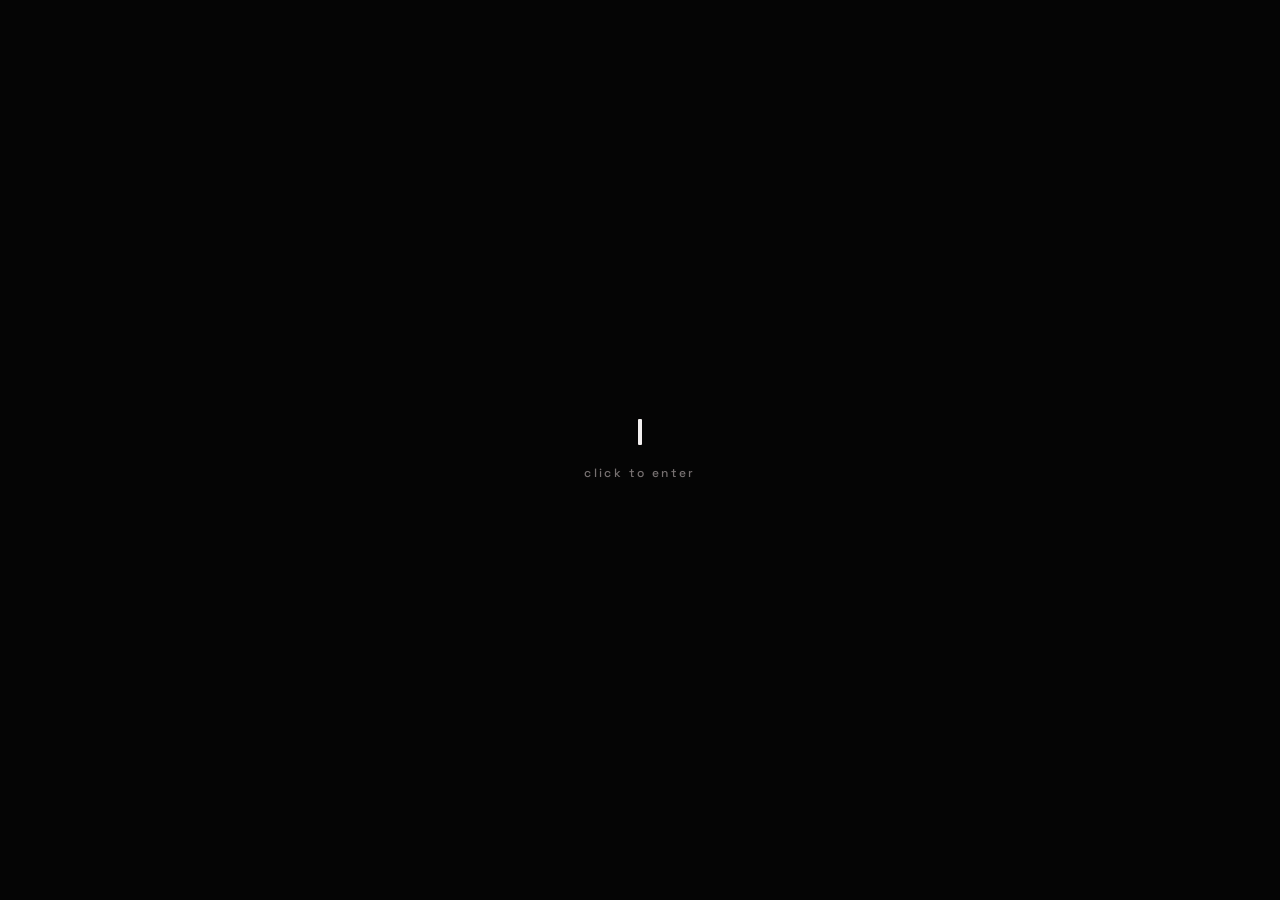
<file: index.html>
<!DOCTYPE html>
<html lang="en">
<head>
  <meta charset="UTF-8" />
  <meta name="viewport" content="width=device-width, initial-scale=1.0, viewport-fit=cover" />
  <meta name="theme-color" content="#080808" />
  <meta name="color-scheme" content="dark" />
  <title>@zen</title>
  <meta name="description" content="zen — music, favourites and more at zensobased.lol." />
  <meta property="og:type" content="website" />
  <meta property="og:site_name" content="zensobased.lol" />
  <meta property="og:title" content="zen" />
  <meta property="og:description" content="music, favourites and more at zensobased.lol." />
  <meta property="og:url" content="https://zensobased.lol/" />
  <meta property="og:image" content="https://site-da7f266cd38645a88d82577d4531a2db.freebuff.page/api/og.png" />
  <meta property="og:image:type" content="image/png" />
  <meta property="og:image:width" content="1200" />
  <meta property="og:image:height" content="630" />
  <meta property="og:image:alt" content="zen — music, favourites and more at zensobased.lol" />
  <meta name="twitter:card" content="summary_large_image" />
  <meta name="twitter:title" content="zen" />
  <meta name="twitter:description" content="music, favourites and more at zensobased.lol." />
  <meta name="twitter:image" content="https://site-da7f266cd38645a88d82577d4531a2db.freebuff.page/api/og.png" />
  <link rel="icon" id="favicon" href="assets/pfp.png" />
  <link rel="preload" href="assets/fonts/space-grotesk.woff2" as="font" type="font/woff2" crossorigin />
  <link rel="stylesheet" href="style.css?v=11" />
</head>
<body>
  <!-- background -->
  <div class="bg-image" aria-hidden="true"></div>
  <div class="bg-shade" aria-hidden="true"></div>
  <div class="grain" aria-hidden="true"></div>

  <!-- click to enter -->
  <div class="loader" id="loader" role="button" tabindex="0" aria-label="Click to enter">
    <span class="caret" aria-hidden="true"></span>
    <p class="enter-hint">click to enter</p>
  </div>

  <!-- audio toggle -->
  <button class="audio-btn" id="audioBtn" type="button" aria-label="Play profile song" aria-pressed="false">
    <svg class="icon icon-volume" xmlns="http://www.w3.org/2000/svg" viewBox="0 0 48 48" aria-hidden="true">
      <defs>
        <mask id="volumeMask">
          <g fill="none" stroke="#fff" stroke-width="4">
            <path fill="#555" stroke-linejoin="round" d="M24 6v36c-7 0-12.201-9.16-12.201-9.16H6a2 2 0 0 1-2-2V17.01a2 2 0 0 1 2-2h5.799S17 6 24 6Z" />
            <path stroke-linecap="round" stroke-linejoin="round" d="M32 15a11.91 11.91 0 0 1 1.684 1.859A12.07 12.07 0 0 1 36 24c0 2.654-.846 5.107-2.278 7.09A11.936 11.936 0 0 1 32 33" />
            <path stroke-linecap="round" d="M34.236 41.186C40.084 37.696 44 31.305 44 24c0-7.192-3.796-13.496-9.493-17.02" />
          </g>
        </mask>
      </defs>
      <path fill="currentColor" d="M0 0h48v48H0z" mask="url(#volumeMask)" />
    </svg>
    <svg class="icon icon-pause" xmlns="http://www.w3.org/2000/svg" viewBox="0 0 24 24" aria-hidden="true">
      <rect x="6" y="5" width="4" height="14" rx="1.4" fill="currentColor" />
      <rect x="14" y="5" width="4" height="14" rx="1.4" fill="currentColor" />
    </svg>
    <audio id="song" src="assets/raininglol.mp3" loop preload="auto"></audio>
  </button>

  <!-- profile -->
  <main class="profile">
    <div class="tilt-box" id="tiltBox">
      <div class="card">
        <div class="avatar-wrap reveal" data-delay="0">
          <img class="avatar" id="avatar" src="assets/pfp.png" alt="zen avatar" />
        </div>

        <div class="info">
          <div class="name-row reveal" data-delay="1">
            <h1 class="name">zen</h1>
            <div class="badges" aria-label="Badges">
              <span class="badge" title="Premium">
                <svg xmlns="http://www.w3.org/2000/svg" viewBox="23 32 465 448" aria-hidden="true">
                  <path fill="currentColor" d="M396.31 32H264l84.19 112.26L396.31 32zm-280.62 0l48.12 112.26L248 32H115.69zM256 74.67L192 160h128l-64-85.33zm166.95-23.61L376.26 160H488L422.95 51.06zm-333.9 0L23 160h112.74L89.05 51.06zM146.68 192H24l222.8 288h.53L146.68 192zm218.64 0L264.67 480h.53L488 192H365.32zm-35.93 0H182.61L256 400l73.39-208z" />
                </svg>
              </span>
            </div>
          </div>

          <p class="bio reveal" data-delay="2" id="bio">yooo wsp</p>

          <div class="status-row reveal" data-delay="3">
            <span class="handle" id="handle">@rebornzen</span>

            <div class="discord" id="discord" data-status="loading" title="Discord status">
              <svg class="icon-discord" xmlns="http://www.w3.org/2000/svg" viewBox="0 0 24 24" aria-hidden="true">
                <path fill="currentColor" d="M20.317 4.369a19.79 19.79 0 0 0-4.885-1.515.074.074 0 0 0-.079.037c-.21.375-.444.864-.608 1.25a18.27 18.27 0 0 0-5.487 0 12.64 12.64 0 0 0-.617-1.25.077.077 0 0 0-.079-.037A19.736 19.736 0 0 0 3.677 4.37a.07.07 0 0 0-.032.027C.533 9.046-.32 13.58.099 18.057a.082.082 0 0 0 .031.057 19.9 19.9 0 0 0 5.993 3.03.078.078 0 0 0 .084-.028c.462-.63.874-1.295 1.226-1.994a.076.076 0 0 0-.041-.106 13.107 13.107 0 0 1-1.872-.892.077.077 0 0 1-.008-.128c.126-.094.252-.192.372-.291a.074.074 0 0 1 .077-.01c3.928 1.793 8.18 1.793 12.062 0a.074.074 0 0 1 .078.01c.12.098.246.196.373.292a.077.077 0 0 1-.006.127 12.299 12.299 0 0 1-1.873.892.077.077 0 0 0-.041.107c.36.698.772 1.362 1.225 1.993a.076.076 0 0 0 .084.028 19.839 19.839 0 0 0 6.002-3.03.077.077 0 0 0 .032-.054c.5-5.177-.838-9.674-3.549-13.66a.061.061 0 0 0-.031-.028zM8.02 15.331c-1.183 0-2.157-1.085-2.157-2.419 0-1.333.956-2.419 2.157-2.419 1.21 0 2.176 1.096 2.157 2.42 0 1.333-.956 2.418-2.157 2.418zm7.975 0c-1.183 0-2.157-1.085-2.157-2.419 0-1.333.955-2.419 2.157-2.419 1.21 0 2.176 1.096 2.157 2.42 0 1.333-.946 2.418-2.157 2.418z" />
              </svg>
              <span class="discord-dot" aria-hidden="true"></span>
              <span class="discord-label" id="discordLabel">discord</span>
            </div>
          </div>
        </div>
      </div>
    </div>
  </main>

  <!-- footer stats -->
  <footer class="meta reveal" data-delay="3">
    <span class="stat views">
      <svg class="icon-eye" xmlns="http://www.w3.org/2000/svg" viewBox="0 0 24 24" aria-hidden="true">
        <path fill="currentColor" d="M12 9a3 3 0 0 0-3 3a3 3 0 0 0 3 3a3 3 0 0 0 3-3a3 3 0 0 0-3-3m0 8a5 5 0 0 1-5-5a5 5 0 0 1 5-5a5 5 0 0 1 5 5a5 5 0 0 1-5 5m0-12.5C7 4.5 2.73 7.61 1 12c1.73 4.39 6 7.5 11 7.5s9.27-3.11 11-7.5c-1.73-4.39-6-7.5-11-7.5" />
      </svg>
      <span class="count" id="views" aria-label="Profile views">1,042</span>
    </span>
    <span class="sep" aria-hidden="true">|</span>
    <span class="stat location">
      <svg class="icon-pin" xmlns="http://www.w3.org/2000/svg" viewBox="4 2 16 20" aria-hidden="true">
        <path fill="currentColor" d="M12 12q.825 0 1.413-.587T14 10t-.587-1.412T12 8t-1.412.588T10 10t.588 1.413T12 12m0 10q-4.025-3.425-6.012-6.362T4 10.2q0-3.75 2.413-5.975T12 2t5.588 2.225T20 10.2q0 2.5-1.987 5.438T12 22" />
      </svg>
      <span id="location">Tokyo, Japan</span>
    </span>
  </footer>

  <!-- hidden admin: alt + y -->
  <div class="admin" id="admin" hidden>
    <form class="admin-panel" id="adminForm" autocomplete="off">
      <p class="admin-title">admin</p>

      <label class="admin-field" id="adminKeyField">
        <span>key</span>
        <input type="password" id="adminKey" placeholder="enter key" />
      </label>

      <label class="admin-field" id="adminHandleField" hidden>
        <span>handle</span>
        <input type="text" id="adminHandle" maxlength="32" />
      </label>

      <label class="admin-field" id="adminBioField" hidden>
        <span>bio</span>
        <input type="text" id="adminBio" maxlength="80" />
      </label>

      <label class="admin-field" id="adminLocationField" hidden>
        <span>location</span>
        <input type="text" id="adminLocation" maxlength="40" />
      </label>

      <label class="admin-field" id="adminLastfmField" hidden>
        <span>last.fm</span>
        <input type="text" id="adminLastfm" maxlength="40" placeholder="username" autocapitalize="off" spellcheck="false" />
      </label>

      <label class="admin-field" id="adminSongField" hidden>
        <span>song</span>
        <select id="adminSong">
          <option value="">raininglol</option>
        </select>
      </label>

      <label class="admin-field" id="adminSongUploadField" hidden>
        <span>upload a song</span>
        <input type="file" id="adminSongFile" accept="audio/mpeg,audio/mp4,audio/x-m4a,audio/aac,audio/ogg,audio/wav,audio/webm,audio/flac" />
      </label>

      <label class="admin-field" id="adminBackgroundField" hidden>
        <span>background</span>
        <select id="adminBackground">
          <option value="">default</option>
        </select>
      </label>

      <label class="admin-field" id="adminBackgroundUploadField" hidden>
        <span>upload image / video · 30mb</span>
        <input type="file" id="adminBackgroundFile" accept="image/jpeg,image/png,image/webp,image/gif,image/avif,video/mp4,video/webm,video/quicktime,video/x-m4v" />
      </label>

      <label class="admin-field" id="adminViewsField" hidden>
        <span>views</span>
        <input type="number" id="adminViews" min="0" step="1" inputmode="numeric" />
      </label>

      <button class="admin-submit" type="submit">enter</button>

      <button class="admin-submit admin-reset" type="button" id="adminReset" hidden>reset</button>

      <p class="admin-hint" id="adminHint">alt + y to close</p>
    </form>
  </div>

  <!-- other pages -->
  <div class="page-actions">
    <a class="page-btn" href="favourites.html" aria-label="Open the favourites page" title="favourites">
      <svg xmlns="http://www.w3.org/2000/svg" viewBox="0 0 24 24" aria-hidden="true">
        <path fill="currentColor" d="M12 2.6l2.87 5.82 6.42.93-4.64 4.53 1.09 6.4L12 17.25l-5.74 3.03 1.09-6.4L2.71 9.35l6.42-.93z" />
      </svg>
    </a>
    <a class="page-btn" href="music.html" aria-label="Open the music page" title="music">
      <svg xmlns="http://www.w3.org/2000/svg" viewBox="0 0 24 24" aria-hidden="true">
        <path fill="currentColor" d="M12 3v10.55A4 4 0 1 0 14 17V7h4V3h-6z" />
      </svg>
    </a>
    <a class="page-btn" href="converter.html" aria-label="Open the mp3 converter" title="converter">
      <svg xmlns="http://www.w3.org/2000/svg" viewBox="0 0 24 24" fill="none" stroke="currentColor" stroke-width="1.9" stroke-linecap="round" stroke-linejoin="round" aria-hidden="true">
        <path d="M6 3h7l5 5v13H6z" />
        <path d="M13 3v5h5" />
        <path d="M12 11.5v6m0 0 2.3-2.3m-2.3 2.3-2.3-2.3" />
      </svg>
    </a>
  </div>

  <script src="background.js?v=1"></script>
  <script src="script.js?v=10"></script>
</body>
</html>
</file>
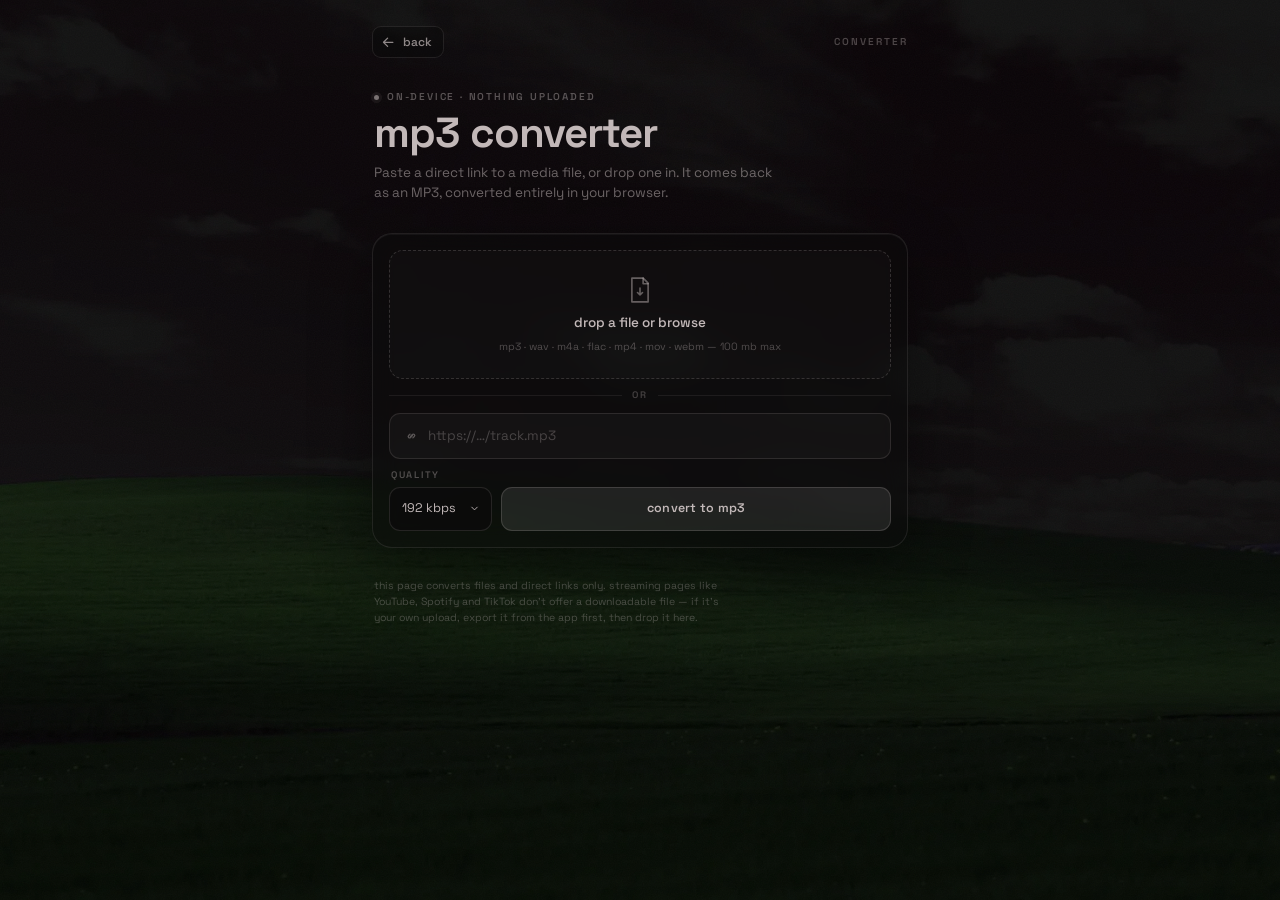
<file: converter.html>
<!DOCTYPE html>
<html lang="en">
<head>
  <meta charset="UTF-8" />
  <meta name="viewport" content="width=device-width, initial-scale=1.0, viewport-fit=cover" />
  <meta name="theme-color" content="#080808" />
  <meta name="color-scheme" content="dark" />
  <title>converter</title>
  <meta name="description" content="Convert audio and video files to MP3 in your browser — nothing is uploaded." />
  <link rel="icon" href="assets/pfp.png" />
  <link rel="preload" href="assets/fonts/space-grotesk.woff2" as="font" type="font/woff2" crossorigin />
  <link rel="stylesheet" href="style.css?v=11" />
  <link rel="stylesheet" href="music.css?v=2" />
  <link rel="stylesheet" href="converter.css?v=2" />
</head>
<body class="music-page convert-page">
  <div class="bg-image" aria-hidden="true"></div>
  <div class="bg-shade" aria-hidden="true"></div>
  <div class="grain" aria-hidden="true"></div>

  <main class="music convert">
    <nav class="music-nav reveal" data-delay="0">
      <a class="back" href="index.html">
        <svg xmlns="http://www.w3.org/2000/svg" viewBox="0 0 24 24" aria-hidden="true">
          <path fill="currentColor" d="M11.29 4.29a1 1 0 0 1 0 1.42L6.41 10.6H19a1 1 0 0 1 0 2H6.41l4.88 4.88a1 1 0 0 1-1.42 1.42l-6.58-6.59a1 1 0 0 1 0-1.42l6.58-6.59a1 1 0 0 1 1.42 0z" />
        </svg>
        <span>back</span>
      </a>
      <span class="nav-tag">converter</span>
    </nav>

    <header class="convert-head reveal" data-delay="1">
      <p class="convert-eyebrow"><span class="convert-dot" aria-hidden="true"></span>on-device · nothing uploaded</p>
      <h1 class="convert-title">mp3 converter</h1>
      <p class="convert-sub">Paste a direct link to a media file, or drop one in. It comes back as an MP3, converted entirely in your browser.</p>
    </header>

    <section class="convert-card reveal" data-delay="2" id="convertCard">
      <form class="convert-form" id="convertForm" novalidate>
        <fieldset class="convert-fields" id="convertFields">
          <div class="convert-drop-wrap">
            <label class="convert-drop" id="convertDrop" for="convertFile">
              <input class="convert-file" id="convertFile" type="file" accept="audio/*,video/*,.mp3,.m4a,.aac,.ogg,.oga,.opus,.flac,.wav,.mp4,.m4v,.mov,.webm,.mkv,.avi,.mpeg,.mpg,.3gp" />
              <svg class="convert-drop-icon" xmlns="http://www.w3.org/2000/svg" viewBox="0 0 48 48" aria-hidden="true">
                <path fill="none" stroke="currentColor" stroke-width="2.6" stroke-linejoin="round" d="M11 5h18l8 8v30H11z" />
                <path fill="none" stroke="currentColor" stroke-width="2.6" stroke-linecap="round" stroke-linejoin="round" d="M29 5v9h8M24 21v11m0 0 4-4m-4 4-4-4" />
              </svg>
              <span class="convert-file-name" id="convertFileName">drop a file or browse</span>
              <span class="convert-file-meta" id="convertFileMeta">mp3 · wav · m4a · flac · mp4 · mov · webm — 100 mb max</span>
            </label>
            <button class="convert-clear" id="convertClear" type="button" aria-label="Remove chosen file" hidden>×</button>
          </div>

          <p class="convert-or"><span>or</span></p>

          <label class="convert-url">
            <svg xmlns="http://www.w3.org/2000/svg" viewBox="0 0 24 24" aria-hidden="true">
              <path fill="currentColor" d="M10.59 13.41a1 1 0 0 1 0-1.42l2.83-2.83a3 3 0 0 1 4.24 4.25l-2.12 2.12a1 1 0 0 1-1.42-1.41l2.12-2.13a1 1 0 0 0-1.41-1.41l-2.83 2.83a1 1 0 0 1-1.41 0zM7.76 10.59l2.12-2.12a1 1 0 0 1 1.42 1.41l-2.12 2.13a1 1 0 0 0 1.41 1.41l2.83-2.83a1 1 0 0 1 1.41 0 1 1 0 0 1 0 1.42l-2.83 2.83a3 3 0 0 1-4.24-4.25z" />
            </svg>
            <input id="convertUrl" type="url" inputmode="url" placeholder="https://…/track.mp3" autocomplete="off" spellcheck="false" aria-label="Direct link to an audio or video file" />
          </label>

          <div class="convert-controls">
            <label class="convert-bitrate">
              <span>quality</span>
              <select id="convertBitrate">
                <option value="128">128 kbps</option>
                <option value="192" selected>192 kbps</option>
                <option value="256">256 kbps</option>
                <option value="320">320 kbps</option>
              </select>
            </label>
            <button class="convert-go" id="convertGo" type="submit">convert to mp3</button>
          </div>
        </fieldset>
      </form>

      <p class="convert-error" id="convertError" role="alert" hidden></p>

      <div class="convert-progress" id="convertProgress" hidden>
        <div class="convert-bar" role="progressbar" aria-label="Conversion progress"><span id="convertBar"></span></div>
        <div class="convert-progress-row">
          <span id="convertStatus" aria-live="polite">preparing…</span>
          <button class="convert-cancel" id="convertCancel" type="button">cancel</button>
        </div>
      </div>

      <details class="convert-log" id="convertLog" hidden>
        <summary>conversion log</summary>
        <pre id="convertLogText"></pre>
      </details>
    </section>

    <section class="convert-result reveal" data-delay="3" id="convertResult" hidden aria-live="polite">
      <div class="convert-result-head">
        <span class="convert-check" aria-hidden="true">
          <svg xmlns="http://www.w3.org/2000/svg" viewBox="0 0 24 24">
            <path fill="none" stroke="currentColor" stroke-width="2.2" stroke-linecap="round" stroke-linejoin="round" d="m5 12.5 4.2 4.2L19 7" />
          </svg>
        </span>
        <div class="convert-result-copy">
          <p class="convert-result-name" id="convertResultName">audio.mp3</p>
          <p class="convert-result-meta" id="convertResultMeta"></p>
        </div>
      </div>

      <audio id="convertAudio" controls preload="metadata"></audio>

      <div class="convert-result-actions">
        <a class="convert-download" id="convertDownload" download>download mp3</a>
        <button class="convert-again" id="convertAgain" type="button">convert another</button>
      </div>
    </section>

    <p class="convert-foot reveal" data-delay="3">
      this page converts files and direct links only. streaming pages like YouTube, Spotify and TikTok don’t offer a downloadable file — if it’s your own upload, export it from the app first, then drop it here.
    </p>
  </main>

  <script src="background.js?v=1"></script>
  <script src="converter.js?v=2"></script>
</body>
</html>
</file>
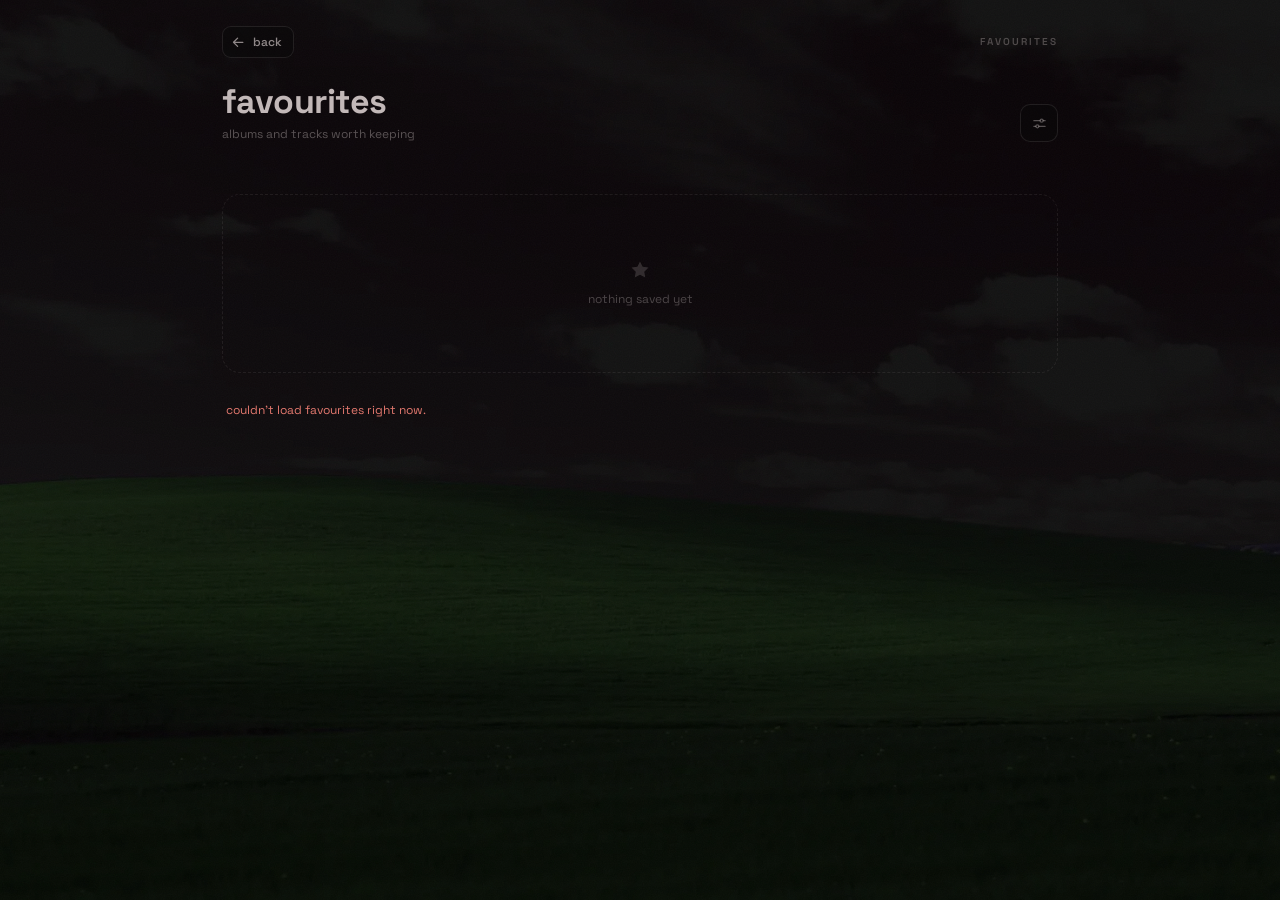
<file: favourites.html>
<!DOCTYPE html>
<html lang="en">
<head>
  <meta charset="UTF-8" />
  <meta name="viewport" content="width=device-width, initial-scale=1.0, viewport-fit=cover" />
  <meta name="theme-color" content="#080808" />
  <meta name="color-scheme" content="dark" />
  <title>favourites</title>
  <meta name="description" content="Albums and tracks zen keeps coming back to." />
  <link rel="icon" href="assets/pfp.png" />
  <link rel="preload" href="assets/fonts/space-grotesk.woff2" as="font" type="font/woff2" crossorigin />
  <link rel="stylesheet" href="style.css?v=11" />
  <link rel="stylesheet" href="music.css?v=2" />
  <link rel="stylesheet" href="favourites.css?v=2" />
</head>
<body class="music-page fav-page">
  <div class="bg-image" aria-hidden="true"></div>
  <div class="bg-shade" aria-hidden="true"></div>
  <div class="grain" aria-hidden="true"></div>

  <main class="music fav">
    <nav class="music-nav reveal" data-delay="0">
      <a class="back" href="index.html">
        <svg xmlns="http://www.w3.org/2000/svg" viewBox="0 0 24 24" aria-hidden="true">
          <path fill="currentColor" d="M11.29 4.29a1 1 0 0 1 0 1.42L6.41 10.6H19a1 1 0 0 1 0 2H6.41l4.88 4.88a1 1 0 0 1-1.42 1.42l-6.58-6.59a1 1 0 0 1 0-1.42l6.58-6.59a1 1 0 0 1 1.42 0z" />
        </svg>
        <span>back</span>
      </a>
      <span class="nav-tag">favourites</span>
    </nav>

    <header class="fav-head reveal" data-delay="1">
      <div class="fav-heading">
        <div class="fav-title-row">
          <h1 class="fav-title" id="favTitle">favourites</h1>
          <span class="fav-count" id="favCount" hidden></span>
        </div>
        <p class="fav-sub">albums and tracks worth keeping</p>
      </div>

      <button class="fav-gear" id="favGear" type="button" aria-label="Favourites dev settings" title="dev settings">
        <svg xmlns="http://www.w3.org/2000/svg" viewBox="0 0 24 24" fill="none" stroke="currentColor" stroke-width="1.7" stroke-linecap="round" aria-hidden="true">
          <path d="M4 8h9M17 8h3M4 16h3M11 16h9" />
          <circle cx="15" cy="8" r="2.2" />
          <circle cx="9" cy="16" r="2.2" />
        </svg>
      </button>
    </header>

    <ul class="fav-grid" id="favGrid"></ul>

    <p class="fav-empty reveal" id="favEmpty" data-delay="2" hidden>
      <svg xmlns="http://www.w3.org/2000/svg" viewBox="0 0 24 24" aria-hidden="true">
        <path fill="currentColor" d="M12 2.6l2.87 5.82 6.42.93-4.64 4.53 1.09 6.4L12 17.25l-5.74 3.03 1.09-6.4L2.71 9.35l6.42-.93z" />
      </svg>
      <span>nothing saved yet</span>
    </p>

    <p class="note" id="favStatus" aria-live="polite" hidden></p>
  </main>

  <!-- add modal -->
  <div class="fav-modal" id="favModal" hidden>
    <div class="fav-panel" role="dialog" aria-modal="true" aria-labelledby="favModalTitle">
      <div class="fav-panel-head">
        <p class="fav-panel-title" id="favModalTitle">add to favourites</p>
        <button class="fav-close" id="favClose" type="button" aria-label="Close">×</button>
      </div>

      <div class="fav-kinds" role="group" aria-label="Search type">
        <button type="button" data-kind="album" class="is-active" aria-pressed="true">albums</button>
        <button type="button" data-kind="track" aria-pressed="false">tracks</button>
      </div>

      <label class="fav-search">
        <svg xmlns="http://www.w3.org/2000/svg" viewBox="0 0 24 24" aria-hidden="true">
          <path fill="currentColor" d="M10 4a6 6 0 1 0 3.71 10.7l4.8 4.8 1.41-1.42-4.8-4.8A6 6 0 0 0 10 4zm0 2a4 4 0 1 1 0 8 4 4 0 0 1 0-8z" />
        </svg>
        <input id="favSearch" type="search" placeholder="search albums…" autocomplete="off" spellcheck="false" aria-label="Search albums or tracks" />
      </label>

      <div class="fav-results" id="favResults"></div>
      <p class="fav-hint" id="favHint" aria-live="polite">type an album name</p>
    </div>
  </div>

  <!-- favourites dev settings -->
  <div class="admin" id="favDevPanel" hidden>
    <form class="admin-panel" id="favDevForm" autocomplete="off">
      <p class="admin-title">favourites dev</p>

      <label class="admin-field" id="favKeyField">
        <span>key</span>
        <input type="password" id="favKey" placeholder="enter key" />
      </label>

      <p class="admin-text" id="favDevStatus" hidden>dev mode is on — the + tile and × buttons are live.</p>

      <button class="admin-submit" type="submit" id="favDevSubmit">enter</button>
      <button class="admin-submit admin-reset" type="button" id="favLock" hidden>lock</button>

      <p class="admin-hint" id="favDevHint">alt + y to close</p>
    </form>
  </div>

  <script src="background.js?v=1"></script>
  <script src="favourites.js?v=2"></script>
</body>
</html>
</file>
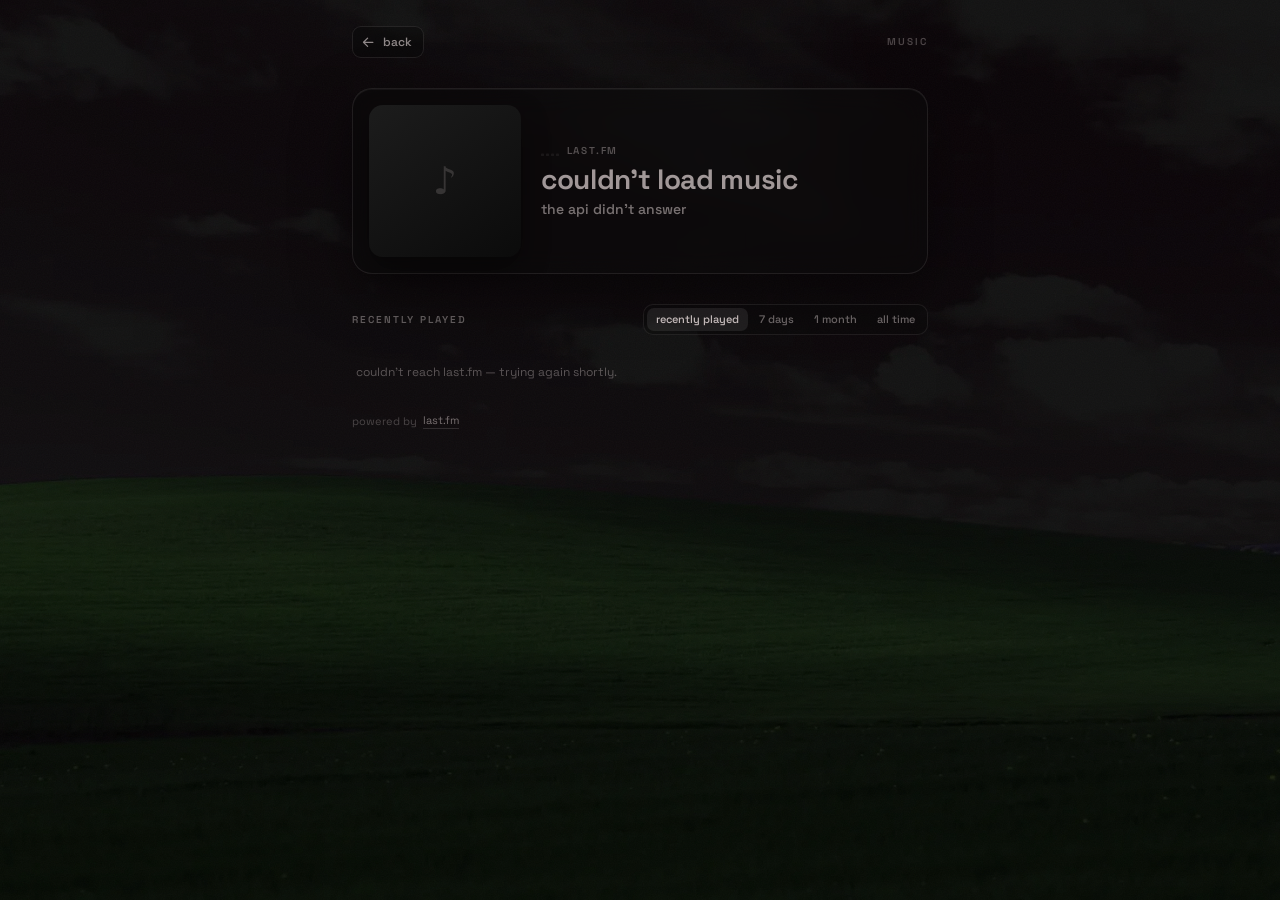
<file: music.html>
<!DOCTYPE html>
<html lang="en">
<head>
  <meta charset="UTF-8" />
  <meta name="viewport" content="width=device-width, initial-scale=1.0, viewport-fit=cover" />
  <meta name="theme-color" content="#080808" />
  <meta name="color-scheme" content="dark" />
  <title>music</title>
  <meta name="description" content="What zen is listening to, straight from last.fm." />
  <link rel="icon" href="assets/pfp.png" />
  <link rel="preload" href="assets/fonts/space-grotesk.woff2" as="font" type="font/woff2" crossorigin />
  <link rel="stylesheet" href="style.css?v=11" />
  <link rel="stylesheet" href="music.css?v=2" />
</head>
<body class="music-page">
  <div class="bg-image" aria-hidden="true"></div>
  <div class="bg-shade" aria-hidden="true"></div>
  <div class="grain" aria-hidden="true"></div>

  <main class="music">
    <nav class="music-nav reveal" data-delay="0">
      <a class="back" href="index.html">
        <svg xmlns="http://www.w3.org/2000/svg" viewBox="0 0 24 24" aria-hidden="true">
          <path fill="currentColor" d="M11.29 4.29a1 1 0 0 1 0 1.42L6.41 10.6H19a1 1 0 0 1 0 2H6.41l4.88 4.88a1 1 0 0 1-1.42 1.42l-6.58-6.59a1 1 0 0 1 0-1.42l6.58-6.59a1 1 0 0 1 1.42 0z" />
        </svg>
        <span>back</span>
      </a>
      <span class="nav-tag">music</span>
    </nav>

    <section class="now" id="now" data-state="loading" aria-busy="true">
      <div class="now-art" id="nowArtBox">
        <img id="nowArt" alt="" width="152" height="152" decoding="async" />
        <span class="art-fallback" aria-hidden="true">♪</span>
      </div>

      <div class="now-body">
        <p class="eyebrow">
          <span class="bars" aria-hidden="true"><i></i><i></i><i></i><i></i></span>
          <span id="nowStatus">loading</span>
        </p>
        <h1 class="now-title" id="nowTitle">…</h1>
        <p class="now-artist" id="nowArtist"></p>
        <p class="now-album" id="nowAlbum"></p>
      </div>

      <a class="now-link" id="nowLink" href="https://www.last.fm" target="_blank" rel="noopener noreferrer" aria-label="Open this track on last.fm" hidden>
        <svg xmlns="http://www.w3.org/2000/svg" viewBox="0 0 24 24" aria-hidden="true">
          <path fill="currentColor" d="M14 4h6v6h-2V7.41l-8.29 8.3-1.42-1.42L16.59 6H14V4zM5 6h5v2H5v11h11v-5h2v5a2 2 0 0 1-2 2H5a2 2 0 0 1-2-2V8a2 2 0 0 1 2-2z" />
        </svg>
      </a>
    </section>

    <section class="top reveal" data-delay="2">
      <div class="top-head">
        <h2 class="top-title" id="listTitle">recently played</h2>
        <div class="periods" id="periods" role="group" aria-label="Music view">
          <button type="button" data-view="recent" class="is-active" aria-pressed="true">
            <span class="only-wide">recently played</span><span class="only-narrow">recent</span>
          </button>
          <button type="button" data-view="7day" aria-pressed="false">7 days</button>
          <button type="button" data-view="1month" aria-pressed="false">1 month</button>
          <button type="button" data-view="overall" aria-pressed="false">all time</button>
        </div>
      </div>

      <ol class="tracks" id="tracks" aria-live="polite"></ol>
      <p class="note" id="note" hidden></p>
    </section>

    <p class="music-foot reveal" data-delay="3">
      <span id="footLabel">powered by</span>
      <a id="lastfmLink" href="https://www.last.fm" target="_blank" rel="noopener noreferrer">last.fm</a>
    </p>
  </main>

  <script src="background.js?v=1"></script>
  <script src="music.js?v=2"></script>
</body>
</html>
</file>
<file: style.css>
/* Previous pixel font is kept at assets/fonts/userfont-pixel-backup.ttf.
   To bring it back, delete the @font-face below and use this instead:

@font-face {
  font-family: "UserFont";
  src: url("assets/fonts/userfont-pixel-backup.ttf") format("truetype");
  font-weight: 100 900;
  font-style: normal;
  font-display: swap;
}
*/

@font-face {
  font-family: "Space Grotesk";
  src: url("assets/fonts/space-grotesk.woff2") format("woff2");
  font-weight: 300 700;
  font-style: normal;
  font-display: swap;
}

:root {
  --fg: #c2b8b8;
  --bg: #080808;
  --font: "Space Grotesk", "Satoshi", system-ui, -apple-system, "Segoe UI", sans-serif;
}

*,
*::before,
*::after {
  box-sizing: border-box;
  margin: 0;
  padding: 0;
}

html,
body {
  height: 100%;
  overscroll-behavior: none;
}

body {
  min-height: 100dvh;
  background: var(--bg);
  color: var(--fg);
  font-family: var(--font);
  font-size: 16px;
  line-height: 1.4;
  overflow: hidden;
  -webkit-text-size-adjust: 100%;
  -webkit-font-smoothing: antialiased;
  -webkit-tap-highlight-color: transparent;
}

/* ---------- background ---------- */

.bg-image {
  position: fixed;
  inset: 0;
  z-index: -2;
  overflow: hidden;
  background: url("assets/bg.webp") center center / cover no-repeat;
}

.bg-image .site-bg {
  position: absolute;
  inset: 0;
  display: block;
  width: 100%;
  height: 100%;
  object-fit: cover;
  object-position: center;
  pointer-events: none;
}

.bg-shade {
  position: fixed;
  inset: 0;
  z-index: -1;
  background: rgba(0, 0, 0, 0.55);
}

.grain {
  position: fixed;
  inset: 0;
  z-index: 0;
  pointer-events: none;
  opacity: 0.035;
  background-image: url("data:image/svg+xml,%3Csvg xmlns='http://www.w3.org/2000/svg' width='160' height='160'%3E%3Cfilter id='n'%3E%3CfeTurbulence type='fractalNoise' baseFrequency='0.85' numOctaves='3' stitchTiles='stitch'/%3E%3C/filter%3E%3Crect width='160' height='160' filter='url(%23n)'/%3E%3C/svg%3E");
}

/* ---------- preloader ---------- */

.loader {
  position: fixed;
  inset: 0;
  z-index: 50;
  display: flex;
  flex-direction: column;
  align-items: center;
  justify-content: center;
  gap: 20px;
  background: #050505;
  cursor: pointer;
  transition: opacity 0.6s ease, visibility 0.6s ease;
}

.loader:focus-visible {
  outline: 2px solid rgba(194, 184, 184, 0.45);
  outline-offset: -10px;
}

.enter-hint {
  font-size: 12px;
  font-weight: 500;
  letter-spacing: 0.2em;
  color: rgba(194, 184, 184, 0.6);
  animation: hintPulse 2.4s ease-in-out infinite;
}

@keyframes hintPulse {
  0%,
  100% {
    opacity: 0.45;
  }
  50% {
    opacity: 0.9;
  }
}

.loader.is-done {
  opacity: 0;
  visibility: hidden;
}

.caret {
  width: 4px;
  height: 26px;
  background: #f2efef;
  border-radius: 1px;
  animation: blink 1s steps(2, start) infinite;
}

@keyframes blink {
  0%,
  45% {
    opacity: 1;
  }
  50%,
  100% {
    opacity: 0;
  }
}

/* ---------- audio button ---------- */

.audio-btn {
  position: fixed;
  top: 15px;
  left: 15px;
  z-index: 5;
  display: grid;
  place-items: center;
  width: 60px;
  height: 60px;
  border-radius: 15px;
  border: 2px solid rgba(6, 7, 6, 0.235);
  background: rgba(6, 7, 6, 0.26);
  color: var(--fg);
  font: inherit;
  cursor: pointer;
  padding: 0;
  transition: background 0.25s ease, border-color 0.25s ease, transform 0.25s ease;
}

.audio-btn:hover {
  background: rgba(20, 20, 20, 0.45);
  border-color: rgba(120, 120, 120, 0.25);
}

.audio-btn:active {
  transform: scale(0.95);
}

.audio-btn:focus-visible {
  outline: 2px solid rgba(194, 184, 184, 0.5);
  outline-offset: 3px;
}

.audio-btn .icon {
  width: 30px;
  height: 30px;
  grid-area: 1 / 1;
  transition: opacity 0.2s ease, transform 0.2s ease;
}

.audio-btn .icon-pause {
  width: 26px;
  height: 26px;
  opacity: 0;
  transform: scale(0.7);
}

.audio-btn.is-playing .icon-volume {
  opacity: 0;
  transform: scale(0.7);
}

.audio-btn.is-playing .icon-pause {
  opacity: 1;
  transform: scale(1);
}

.audio-btn .icon-volume {
  animation: speaker 2.6s ease-in-out infinite;
}

.audio-btn.is-playing .icon-volume {
  animation: none;
}

@keyframes speaker {
  0%,
  100% {
    opacity: 1;
  }
  50% {
    opacity: 0.7;
  }
}

/* ---------- page links ---------- */

.page-actions {
  position: fixed;
  right: 15px;
  bottom: 15px;
  z-index: 5;
  display: flex;
  flex-direction: column;
  gap: 10px;
}

.page-btn {
  display: grid;
  place-items: center;
  width: 60px;
  height: 60px;
  border-radius: 15px;
  border: 2px solid rgba(6, 7, 6, 0.235);
  background: rgba(6, 7, 6, 0.26);
  color: var(--fg);
  transition: background 0.25s ease, border-color 0.25s ease, transform 0.25s ease;
}

.page-btn svg {
  width: 27px;
  height: 27px;
  display: block;
}

.page-btn:hover {
  background: rgba(20, 20, 20, 0.45);
  border-color: rgba(120, 120, 120, 0.25);
  transform: translateY(-1px);
}

.page-btn:active {
  transform: scale(0.95);
}

.page-btn:focus-visible {
  outline: 2px solid rgba(194, 184, 184, 0.5);
  outline-offset: 3px;
}

/* ---------- profile ---------- */

.profile {
  position: relative;
  z-index: 1;
  display: flex;
  align-items: center;
  justify-content: center;
  min-height: 100dvh;
  padding: 42px 16px;
  perspective: 1100px;
  perspective-origin: 50% 45%;
}

.tilt-box {
  padding: 26px 32px;
  transform-style: preserve-3d;
}

.card {
  position: relative;
  display: grid;
  grid-template-columns: 172px 170px;
  align-items: center;
  gap: 30px;
  padding: 10px 18px;
  transform-style: preserve-3d;
  transform: rotateX(var(--rx, 0deg)) rotateY(var(--ry, 0deg));
  transition: transform 0.55s cubic-bezier(0.22, 1, 0.36, 1);
  will-change: transform;
}

.card.is-tilting {
  transition: transform 0.12s linear;
}

.avatar-wrap,
.info {
  transform-style: preserve-3d;
}

.avatar,
.info {
  transition: transform 0.45s cubic-bezier(0.22, 1, 0.36, 1);
}

.card.is-tilting .avatar {
  transform: translateZ(58px);
}

.card.is-tilting .info {
  transform: translateZ(34px);
}

.avatar-wrap {
  width: 172px;
  height: 172px;
}

.avatar {
  display: block;
  width: 100%;
  height: 100%;
  object-fit: cover;
  border-radius: 50%;
  user-select: none;
  -webkit-user-drag: none;
}

.info {
  display: flex;
  flex-direction: column;
  gap: 6px;
  min-width: 0;
}

.name-row {
  display: flex;
  align-items: center;
  gap: 10px;
}

.name {
  flex: none;
  font-size: 36px;
  font-weight: 700;
  line-height: 0.98;
  letter-spacing: 0;
  color: var(--fg);
  text-shadow: 0 0 16.5px currentColor;
  white-space: nowrap;
  overflow: hidden;
  text-overflow: ellipsis;
}

.name.is-typing::after {
  content: "";
  display: inline-block;
  width: 3px;
  height: 0.78em;
  margin-left: 5px;
  vertical-align: -0.02em;
  background: currentColor;
  animation: blink 1s steps(2, start) infinite;
}

.badges {
  flex: none;
  display: flex;
  align-items: center;
  gap: 5.5px;
  padding: 6px 10px;
  border-radius: 25px;
  border: 2px solid rgba(6, 7, 6, 0.04);
  background: rgba(6, 7, 6, 0.2);
}

.badge {
  display: grid;
  place-items: center;
  width: 20px;
  height: 20px;
  color: var(--fg);
  cursor: default;
  transform-origin: 50% 80%;
  transition: transform 0.25s cubic-bezier(0.22, 1, 0.36, 1), color 0.25s ease,
    filter 0.25s ease;
}

.badge:hover {
  color: #f7f3f3;
  transform: translateY(-2px) scale(1.16);
  filter: drop-shadow(0 0 7px rgba(255, 255, 255, 0.28));
}

.badge svg {
  width: 20px;
  height: 20px;
  display: block;
}

.handle {
  display: inline-flex;
  align-items: center;
  height: 27px;
  font-size: 12px;
  font-weight: 550;
  line-height: 1;
  letter-spacing: 0.015em;
  color: rgba(194, 184, 184, 0.62);
  white-space: nowrap;
  overflow-wrap: anywhere;
}

.bio {
  font-size: 17px;
  font-weight: 570;
  line-height: 1.55;
  color: var(--fg);
  overflow-wrap: anywhere;
}

/* ---------- discord presence ---------- */

.status-row {
  display: flex;
  align-items: center;
  gap: 8px;
  flex-wrap: wrap;
  margin-top: 4px;
}

.discord {
  display: inline-flex;
  align-items: center;
  height: 27px;
  gap: 6px;
  padding: 0 10px 0 8px;
  border-radius: 25px;
  border: 2px solid rgba(6, 7, 6, 0.04);
  background: rgba(6, 7, 6, 0.2);
  color: var(--fg);
  font-size: 12px;
  line-height: 1;
  cursor: default;
  transition: background 0.25s ease, border-color 0.25s ease;
}

.discord:hover {
  background: rgba(20, 20, 20, 0.32);
  border-color: rgba(120, 120, 120, 0.2);
}

.icon-discord {
  width: 13px;
  height: 13px;
  display: block;
  flex: none;
  opacity: 0.85;
}

.discord-dot {
  width: 7px;
  height: 7px;
  flex: none;
  border-radius: 50%;
  background: #747f8d;
  transition: background 0.3s ease, box-shadow 0.3s ease;
}

.discord-label {
  font-weight: 550;
  letter-spacing: 0.01em;
  white-space: nowrap;
}

.discord[data-status="online"] .discord-dot {
  background: #3ba55d;
  box-shadow: 0 0 7px rgba(59, 165, 93, 0.75);
}

.discord[data-status="idle"] .discord-dot {
  background: #f0b232;
  box-shadow: 0 0 7px rgba(240, 178, 50, 0.7);
}

.discord[data-status="dnd"] .discord-dot {
  background: #f23f43;
  box-shadow: 0 0 7px rgba(242, 63, 67, 0.7);
}

.discord[data-status="offline"] .discord-dot {
  background: #747f8d;
  box-shadow: none;
}

/* ---------- footer stats ---------- */

.meta {
  position: fixed;
  left: 20px;
  bottom: 22px;
  z-index: 5;
  display: flex;
  align-items: center;
  gap: 8px;
  color: var(--fg);
  font-size: 13px;
  line-height: 1;
}

.stat {
  display: flex;
  align-items: center;
  gap: 5px;
}

.views {
  -webkit-user-select: none;
  user-select: none;
  -webkit-touch-callout: none;
  touch-action: manipulation;
  cursor: default;
}

.views .count {
  font-size: 14px;
  font-weight: 550;
  font-variant-numeric: tabular-nums;
}

.icon-eye {
  width: 19px;
  height: 19px;
  display: block;
}

.icon-pin {
  width: 13px;
  height: 13px;
  display: block;
  flex: none;
}

.sep {
  opacity: 0.75;
}

/* ---------- hidden admin ---------- */

.admin {
  position: fixed;
  inset: 0;
  z-index: 60;
  display: grid;
  place-items: center;
  padding: 20px;
  background: rgba(0, 0, 0, 0.72);
  -webkit-backdrop-filter: blur(6px);
  backdrop-filter: blur(6px);
}

.admin[hidden] {
  display: none;
}

.admin-panel {
  width: min(320px, 100%);
  max-height: calc(100dvh - 40px);
  overflow-y: auto;
  display: flex;
  flex-direction: column;
  gap: 12px;
  padding: 20px;
  border-radius: 18px;
  border: 1px solid rgba(194, 184, 184, 0.14);
  background: rgba(10, 10, 10, 0.94);
  box-shadow: 0 18px 60px rgba(0, 0, 0, 0.6);
}

.admin-title {
  font-size: 11px;
  font-weight: 600;
  letter-spacing: 0.16em;
  text-transform: uppercase;
  color: rgba(194, 184, 184, 0.5);
}

.admin-field {
  display: flex;
  flex-direction: column;
  gap: 6px;
  font-size: 12px;
  color: rgba(194, 184, 184, 0.7);
}

.admin-field[hidden] {
  display: none;
}

.admin-field input,
.admin-field select {
  width: 100%;
  padding: 10px 12px;
  border-radius: 10px;
  border: 1px solid rgba(194, 184, 184, 0.16);
  background: rgba(255, 255, 255, 0.04);
  color: var(--fg);
  font: inherit;
  font-size: 15px;
  outline: none;
}

.admin-field select {
  cursor: pointer;
}

.admin-field select option {
  background: #0a0a0a;
  color: var(--fg);
}

.admin-field input:focus,
.admin-field select:focus {
  border-color: rgba(194, 184, 184, 0.45);
}

.admin-field input[type="file"] {
  padding: 8px;
  font-size: 12px;
  color: rgba(194, 184, 184, 0.7);
  cursor: pointer;
}

.admin-field input[type="file"]::file-selector-button {
  margin-right: 10px;
  padding: 6px 9px;
  border: 1px solid rgba(194, 184, 184, 0.16);
  border-radius: 7px;
  background: rgba(255, 255, 255, 0.06);
  color: var(--fg);
  font: inherit;
  font-size: 11px;
  cursor: pointer;
}

.admin-submit {
  width: 100%;
  padding: 10px 12px;
  border-radius: 10px;
  border: 1px solid rgba(194, 184, 184, 0.16);
  background: rgba(255, 255, 255, 0.06);
  color: var(--fg);
  font: inherit;
  font-size: 13px;
  cursor: pointer;
  transition: background 0.2s ease, border-color 0.2s ease;
}

.admin-submit:hover {
  background: rgba(255, 255, 255, 0.12);
  border-color: rgba(194, 184, 184, 0.32);
}

.admin-submit:active {
  transform: scale(0.99);
}

.admin-reset {
  background: transparent;
  color: rgba(194, 184, 184, 0.62);
  border-color: rgba(194, 184, 184, 0.12);
}

.admin-reset:hover {
  background: rgba(255, 255, 255, 0.05);
  border-color: rgba(228, 121, 111, 0.4);
  color: #e4796f;
}

.admin-hint {
  font-size: 11px;
  color: rgba(194, 184, 184, 0.45);
}

.admin-hint.is-error {
  color: #e4796f;
}

/* ---------- entrance ---------- */

.reveal {
  opacity: 0;
  transform: translateY(18px);
  filter: blur(7px);
  transition: opacity 0.9s cubic-bezier(0.22, 1, 0.36, 1),
    transform 0.9s cubic-bezier(0.22, 1, 0.36, 1),
    filter 0.9s cubic-bezier(0.22, 1, 0.36, 1);
  transition-delay: calc(var(--delay, 0) * 110ms);
}

body.is-ready .reveal {
  opacity: 1;
  transform: none;
  filter: blur(0);
}

.reveal[data-delay="0"] {
  --delay: 0;
}
.reveal[data-delay="1"] {
  --delay: 1;
}
.reveal[data-delay="2"] {
  --delay: 2;
}
.reveal[data-delay="3"] {
  --delay: 3;
}

/* ---------- responsive ---------- */

/* phones and other touch screens get a flat black backdrop instead of the
   photo, which crops to a green field in portrait */
@media (max-width: 640px), (hover: none) and (pointer: coarse) {
  .bg-image {
    background: var(--bg);
  }

  .bg-shade {
    background: rgba(0, 0, 0, 0.2);
  }
}

@media (max-width: 640px) {
  .profile {
    padding: calc(28px + env(safe-area-inset-top))
      calc(18px + env(safe-area-inset-right))
      calc(28px + env(safe-area-inset-bottom))
      calc(18px + env(safe-area-inset-left));
  }

  .tilt-box {
    padding: 16px 12px;
  }

  .card {
    width: 100%;
    grid-template-columns: 1fr;
    justify-items: center;
    gap: 22px;
    padding: 0;
    text-align: center;
  }

  .avatar-wrap {
    width: clamp(126px, 36vw, 150px);
    height: clamp(126px, 36vw, 150px);
  }

  .avatar {
    border-radius: 50%;
    -webkit-touch-callout: none;
  }

  .info {
    width: 100%;
    align-items: center;
  }

  .name-row {
    justify-content: center;
    gap: 9px;
  }

  .name {
    font-size: clamp(28px, 9vw, 32px);
  }

  .handle {
    font-size: 12px;
  }

  .bio {
    font-size: 15px;
  }

  .status-row {
    justify-content: center;
  }

  .meta {
    left: calc(16px + env(safe-area-inset-left));
    right: calc(88px + env(safe-area-inset-right));
    bottom: calc(16px + env(safe-area-inset-bottom));
    gap: 7px;
    font-size: 12px;
    flex-wrap: wrap;
  }

  .page-actions {
    right: calc(12px + env(safe-area-inset-right));
    bottom: calc(12px + env(safe-area-inset-bottom));
    gap: 8px;
  }

  .page-btn {
    width: 52px;
    height: 52px;
    border-radius: 13px;
  }

  .page-btn svg {
    width: 23px;
    height: 23px;
  }

  .views .count {
    font-size: 13px;
  }

  .audio-btn {
    top: calc(12px + env(safe-area-inset-top));
    left: calc(12px + env(safe-area-inset-left));
    width: 52px;
    height: 52px;
    border-radius: 13px;
  }

  .audio-btn .icon {
    width: 26px;
    height: 26px;
  }
}

/* short screens: phones in landscape */
@media (max-width: 640px) and (max-height: 560px) {
  .profile {
    padding: calc(10px + env(safe-area-inset-top))
      calc(12px + env(safe-area-inset-right))
      calc(10px + env(safe-area-inset-bottom))
      calc(12px + env(safe-area-inset-left));
  }

  .tilt-box {
    padding: 0;
  }

  .card {
    gap: 12px;
  }

  .avatar-wrap {
    width: 104px;
    height: 104px;
  }

  .name {
    font-size: 26px;
  }

  .handle {
    font-size: 11px;
  }

  .bio {
    font-size: 14px;
  }

  .discord {
    margin-top: 2px;
    padding: 4px 8px 4px 7px;
    font-size: 11px;
  }
}

@media (prefers-reduced-motion: reduce) {
  .reveal {
    opacity: 1;
    transform: none;
    filter: none;
    transition: none;
  }

  .caret,
  .audio-btn .icon-volume,
  .enter-hint {
    animation: none;
  }

  .card,
  .avatar,
  .info {
    transform: none !important;
    transition: none;
  }

  .card::before {
    display: none;
  }}
</file>
<file: music.css>
/* ---------- music page ---------- */

body.music-page {
  height: auto;
  min-height: 100dvh;
  overflow: visible;
}

.music {
  position: relative;
  z-index: 1;
  display: flex;
  flex-direction: column;
  gap: 30px;
  width: min(620px, 100%);
  margin: 0 auto;
  padding: calc(26px + env(safe-area-inset-top))
    calc(22px + env(safe-area-inset-right))
    calc(34px + env(safe-area-inset-bottom))
    calc(22px + env(safe-area-inset-left));
}

/* ---------- nav ---------- */

.music-nav {
  display: flex;
  align-items: center;
  justify-content: space-between;
  gap: 16px;
}

.back {
  display: inline-flex;
  align-items: center;
  gap: 7px;
  height: 32px;
  padding: 0 11px 0 8px;
  border-radius: 9px;
  border: 1px solid rgba(194, 184, 184, 0.12);
  background: rgba(10, 10, 10, 0.45);
  color: rgba(194, 184, 184, 0.72);
  font-size: 12px;
  font-weight: 550;
  line-height: 1;
  text-decoration: none;
  transition: color 0.2s ease, background 0.2s ease, border-color 0.2s ease;
}

.back svg {
  width: 15px;
  height: 15px;
  display: block;
  flex: none;
}

.back:hover {
  color: var(--fg);
  background: rgba(22, 22, 22, 0.62);
  border-color: rgba(194, 184, 184, 0.28);
}

.back:focus-visible {
  outline: 2px solid rgba(194, 184, 184, 0.5);
  outline-offset: 3px;
}

.nav-tag {
  font-size: 10px;
  font-weight: 600;
  letter-spacing: 0.2em;
  text-transform: uppercase;
  color: rgba(194, 184, 184, 0.35);
  white-space: nowrap;
}

/* ---------- now playing ---------- */

.now {
  position: relative;
  display: grid;
  grid-template-columns: 152px minmax(0, 1fr) auto;
  align-items: center;
  gap: 20px;
  padding: 16px;
  border-radius: 20px;
  border: 1px solid rgba(194, 184, 184, 0.12);
  background: rgba(10, 10, 10, 0.5);
  -webkit-backdrop-filter: blur(14px) saturate(120%);
  backdrop-filter: blur(14px) saturate(120%);
  box-shadow: 0 20px 60px rgba(0, 0, 0, 0.42), inset 0 1px 0 rgba(255, 255, 255, 0.045);
}

.now-art {
  position: relative;
  width: 152px;
  aspect-ratio: 1;
  display: grid;
  place-items: center;
  overflow: hidden;
  border-radius: 14px;
  background: linear-gradient(145deg, #1c1c1c, #0b0b0b);
  box-shadow: 0 12px 28px rgba(0, 0, 0, 0.45);
}

.now-art img {
  position: relative;
  z-index: 1;
  width: 100%;
  height: 100%;
  object-fit: cover;
  display: block;
  opacity: 0;
  transition: opacity 0.45s ease;
}

.now-art img.is-loaded {
  opacity: 1;
}

.art-fallback {
  position: absolute;
  font-size: 38px;
  line-height: 1;
  color: rgba(194, 184, 184, 0.2);
}

.now[data-state="loading"] .now-art::after {
  content: "";
  position: absolute;
  inset: 0;
  background: linear-gradient(
    115deg,
    transparent 25%,
    rgba(255, 255, 255, 0.06) 45%,
    transparent 65%
  );
  animation: shimmer 1.5s linear infinite;
}

.now-body {
  min-width: 0;
  display: flex;
  flex-direction: column;
  gap: 5px;
}

.eyebrow {
  display: flex;
  align-items: center;
  gap: 8px;
  margin-bottom: 1px;
  font-size: 10px;
  font-weight: 600;
  letter-spacing: 0.18em;
  text-transform: uppercase;
  color: rgba(194, 184, 184, 0.5);
}

.bars {
  display: inline-flex;
  align-items: flex-end;
  gap: 2.5px;
  height: 11px;
  flex: none;
  transition: opacity 0.3s ease;
}

.bars i {
  width: 2.5px;
  height: 100%;
  border-radius: 1px;
  background: currentColor;
  transform: scaleY(0.34);
  transform-origin: bottom;
  opacity: 0.75;
}

.now[data-state="playing"] .bars i {
  animation: eq 0.95s ease-in-out infinite;
}

.bars i:nth-child(2) {
  animation-delay: 0.16s;
}

.bars i:nth-child(3) {
  animation-delay: 0.32s;
}

.bars i:nth-child(4) {
  animation-delay: 0.08s;
}

.now:not([data-state="playing"]) .bars {
  opacity: 0.28;
}

.now:not([data-state="playing"]) .bars i {
  transform: scaleY(0.22);
}

.now-title {
  font-size: clamp(21px, 4.4vw, 28px);
  font-weight: 650;
  line-height: 1.12;
  letter-spacing: -0.012em;
  color: var(--fg);
  overflow-wrap: anywhere;
  display: -webkit-box;
  -webkit-line-clamp: 2;
  -webkit-box-orient: vertical;
  overflow: hidden;
}

.now-artist {
  font-size: 14px;
  font-weight: 550;
  line-height: 1.3;
  color: rgba(194, 184, 184, 0.72);
  overflow-wrap: anywhere;
}

.now-artist:empty,
.now-album:empty {
  display: none;
}

.now-album {
  font-size: 11.5px;
  line-height: 1.35;
  color: rgba(194, 184, 184, 0.4);
  overflow-wrap: anywhere;
}

.now-link {
  display: grid;
  place-items: center;
  width: 34px;
  height: 34px;
  align-self: start;
  border-radius: 10px;
  border: 1px solid rgba(194, 184, 184, 0.14);
  background: rgba(255, 255, 255, 0.03);
  color: rgba(194, 184, 184, 0.62);
  transition: color 0.2s ease, background 0.2s ease, border-color 0.2s ease,
    transform 0.2s ease;
}

.now-link svg {
  width: 15px;
  height: 15px;
  display: block;
}

.now-link:hover {
  color: var(--fg);
  background: rgba(255, 255, 255, 0.07);
  border-color: rgba(194, 184, 184, 0.3);
  transform: translateY(-1px);
}

.now-link:focus-visible {
  outline: 2px solid rgba(194, 184, 184, 0.5);
  outline-offset: 2px;
}

.now-link[hidden] {
  display: none;
}

.now[data-state="loading"] .now-body,
.now[data-state="unconfigured"] .now-body,
.now[data-state="error"] .now-body,
.now[data-state="empty"] .now-body {
  opacity: 0.82;
}

/* ---------- top tracks ---------- */

.top {
  display: flex;
  flex-direction: column;
  gap: 13px;
}

.top-head {
  display: flex;
  align-items: center;
  justify-content: space-between;
  gap: 14px;
  flex-wrap: wrap;
}

.top-title {
  font-size: 10px;
  font-weight: 600;
  letter-spacing: 0.2em;
  text-transform: uppercase;
  color: rgba(194, 184, 184, 0.45);
}

.periods {
  display: flex;
  flex-wrap: wrap;
  gap: 2px;
  padding: 3px;
  border-radius: 10px;
  border: 1px solid rgba(194, 184, 184, 0.1);
  background: rgba(10, 10, 10, 0.4);
}

.only-narrow {
  display: none;
}

.periods button {
  appearance: none;
  border: 0;
  background: transparent;
  color: rgba(194, 184, 184, 0.5);
  font: inherit;
  font-size: 11px;
  font-weight: 550;
  line-height: 1;
  padding: 6px 9px;
  border-radius: 7px;
  cursor: pointer;
  transition: color 0.2s ease, background 0.2s ease;
}

.periods button:hover {
  color: rgba(194, 184, 184, 0.85);
}

.periods button.is-active {
  background: rgba(255, 255, 255, 0.08);
  color: var(--fg);
}

.periods button:focus-visible {
  outline: 1px solid rgba(194, 184, 184, 0.5);
  outline-offset: 1px;
}

.tracks {
  list-style: none;
  display: flex;
  flex-direction: column;
  gap: 2px;
  margin: 0;
  padding: 0;
}

.track {
  display: grid;
  grid-template-columns: 24px 44px minmax(0, 1fr) auto;
  align-items: center;
  gap: 12px;
  padding: 8px 10px;
  border-radius: 11px;
  border: 1px solid transparent;
  color: inherit;
  text-decoration: none;
  transition: background 0.2s ease, border-color 0.2s ease;
  animation: rowIn 0.5s cubic-bezier(0.22, 1, 0.36, 1) both;
  animation-delay: calc(var(--i, 0) * 38ms);
}

.track:hover {
  background: rgba(255, 255, 255, 0.045);
  border-color: rgba(194, 184, 184, 0.08);
}

.track:focus-visible {
  outline: 2px solid rgba(194, 184, 184, 0.45);
  outline-offset: -1px;
}

.track-rank {
  font-size: 11px;
  font-variant-numeric: tabular-nums;
  color: rgba(194, 184, 184, 0.32);
  text-align: right;
}

.track-recent {
  grid-template-columns: 44px minmax(0, 1fr) auto;
}

.track-time {
  font-size: 11px;
  font-variant-numeric: tabular-nums;
  color: rgba(194, 184, 184, 0.4);
  white-space: nowrap;
  padding-left: 6px;
}

.track-art {
  position: relative;
  width: 44px;
  height: 44px;
  display: grid;
  place-items: center;
  overflow: hidden;
  border-radius: 8px;
  background: linear-gradient(145deg, #191919, #0c0c0c);
}

.track-art::before {
  content: "♪";
  position: absolute;
  font-size: 16px;
  color: rgba(194, 184, 184, 0.22);
}

.track-art img {
  position: relative;
  z-index: 1;
  width: 100%;
  height: 100%;
  object-fit: cover;
  display: block;
  opacity: 0;
  transition: opacity 0.35s ease;
}

.track-art img.is-loaded {
  opacity: 1;
}

.track-info {
  min-width: 0;
  display: flex;
  flex-direction: column;
  gap: 2px;
}

.track-name {
  font-size: 14px;
  font-weight: 550;
  line-height: 1.25;
  white-space: nowrap;
  overflow: hidden;
  text-overflow: ellipsis;
}

.track-artist {
  font-size: 11.5px;
  line-height: 1.25;
  color: rgba(194, 184, 184, 0.5);
  white-space: nowrap;
  overflow: hidden;
  text-overflow: ellipsis;
}

.track-plays {
  font-size: 11px;
  font-variant-numeric: tabular-nums;
  color: rgba(194, 184, 184, 0.4);
  white-space: nowrap;
  padding-left: 6px;
}

.track-plays span {
  margin-left: 3px;
  opacity: 0.6;
}

.note {
  padding: 2px 4px;
  font-size: 12px;
  line-height: 1.5;
  color: rgba(194, 184, 184, 0.42);
}

.note[hidden] {
  display: none;
}

/* ---------- skeleton ---------- */

.track-skeleton {
  display: grid;
  grid-template-columns: 24px 44px minmax(0, 1fr);
  align-items: center;
  gap: 12px;
  padding: 8px 10px;
}

.sk {
  position: relative;
  overflow: hidden;
  height: 10px;
  border-radius: 5px;
  background: rgba(255, 255, 255, 0.05);
}

.sk::after {
  content: "";
  position: absolute;
  inset: 0;
  background: linear-gradient(
    100deg,
    transparent 20%,
    rgba(255, 255, 255, 0.07) 45%,
    transparent 70%
  );
  animation: shimmer 1.4s linear infinite;
}

.sk-art {
  width: 44px;
  height: 44px;
  border-radius: 8px;
}

.sk-line {
  width: min(220px, 70%);
}

.sk-line.short {
  width: min(120px, 40%);
  height: 8px;
}

/* ---------- footer ---------- */

.music-foot {
  display: flex;
  align-items: center;
  gap: 6px;
  font-size: 11px;
  color: rgba(194, 184, 184, 0.32);
}

.music-foot a {
  color: rgba(194, 184, 184, 0.58);
  text-decoration: none;
  border-bottom: 1px solid rgba(194, 184, 184, 0.18);
  transition: color 0.2s ease, border-color 0.2s ease;
}

.music-foot a:hover {
  color: var(--fg);
  border-color: rgba(194, 184, 184, 0.5);
}

/* ---------- motion ---------- */

@keyframes shimmer {
  from {
    transform: translateX(-100%);
  }
  to {
    transform: translateX(100%);
  }
}

@keyframes eq {
  0%,
  100% {
    transform: scaleY(0.3);
  }
  50% {
    transform: scaleY(1);
  }
}

@keyframes rowIn {
  from {
    opacity: 0;
    transform: translateY(8px);
  }
  to {
    opacity: 1;
    transform: none;
  }
}

/* ---------- small screens ---------- */

@media (max-width: 560px) {
  .music {
    gap: 24px;
    padding: calc(18px + env(safe-area-inset-top))
      calc(16px + env(safe-area-inset-right))
      calc(28px + env(safe-area-inset-bottom))
      calc(16px + env(safe-area-inset-left));
  }

  .now {
    grid-template-columns: 92px minmax(0, 1fr);
    gap: 14px;
    padding: 13px;
    border-radius: 17px;
  }

  .now-art {
    width: 92px;
    border-radius: 11px;
  }

  .now-link {
    display: none;
  }

  .now-title {
    font-size: 20px;
  }

  .now-artist {
    font-size: 13px;
  }

  .nav-tag {
    display: none;
  }

  .top-head {
    align-items: flex-start;
    flex-direction: column;
    gap: 10px;
  }

  .track {
    grid-template-columns: 18px 40px minmax(0, 1fr) auto;
    gap: 10px;
    padding: 7px 8px;
  }

  .track-recent {
    grid-template-columns: 40px minmax(0, 1fr) auto;
  }

  .only-wide {
    display: none;
  }

  .only-narrow {
    display: inline;
  }

  .periods button {
    padding: 6px 8px;
  }

  .track-art {
    width: 40px;
    height: 40px;
    border-radius: 7px;
  }

  .track-skeleton {
    grid-template-columns: 18px 40px minmax(0, 1fr);
    gap: 10px;
    padding: 7px 8px;
  }

  .sk-art {
    width: 40px;
    height: 40px;
  }

  .track-plays span {
    display: none;
  }
}

@media (prefers-reduced-motion: reduce) {
  .track {
    animation: none;
  }

  .now[data-state="playing"] .bars i {
    animation: none;
    transform: scaleY(0.6);
  }

  .now[data-state="loading"] .now-art::after,
  .sk::after {
    animation: none;
  }
}
</file>
<file: converter.css>
/* ---------- mp3 converter page ---------- */

body.convert-page {
  height: auto;
  min-height: 100dvh;
  overflow: visible;
}

.convert {
  width: min(580px, 100%);
}

[hidden] {
  display: none !important;
}

/* ---------- heading ---------- */

.convert-head {
  display: flex;
  flex-direction: column;
  gap: 8px;
  padding: 2px 2px 0;
}

.convert-eyebrow {
  display: flex;
  align-items: center;
  gap: 8px;
  font-size: 10px;
  font-weight: 600;
  letter-spacing: 0.18em;
  text-transform: uppercase;
  color: rgba(194, 184, 184, 0.42);
}

.convert-dot {
  width: 5px;
  height: 5px;
  flex: none;
  border-radius: 50%;
  background: rgba(194, 184, 184, 0.6);
  box-shadow: 0 0 0 3px rgba(194, 184, 184, 0.07);
}

.convert-title {
  font-size: clamp(30px, 7vw, 42px);
  font-weight: 650;
  line-height: 1.02;
  letter-spacing: -0.025em;
  color: var(--fg);
}

.convert-sub {
  max-width: 46ch;
  font-size: 13.5px;
  line-height: 1.5;
  color: rgba(194, 184, 184, 0.52);
}

/* ---------- card ---------- */

.convert-card {
  position: relative;
  padding: 16px;
  border-radius: 20px;
  border: 1px solid rgba(194, 184, 184, 0.12);
  background: rgba(10, 10, 10, 0.5);
  -webkit-backdrop-filter: blur(14px) saturate(120%);
  backdrop-filter: blur(14px) saturate(120%);
  box-shadow: 0 20px 60px rgba(0, 0, 0, 0.42), inset 0 1px 0 rgba(255, 255, 255, 0.045);
}

.convert-fields {
  display: flex;
  flex-direction: column;
  min-width: 0;
  margin: 0;
  padding: 0;
  border: 0;
  transition: opacity 0.25s ease;
}

.convert-fields:disabled {
  opacity: 0.45;
  pointer-events: none;
}

/* ---------- drop zone ---------- */

.convert-drop-wrap {
  position: relative;
}

.convert-drop {
  position: relative;
  display: flex;
  flex-direction: column;
  align-items: center;
  justify-content: center;
  gap: 7px;
  padding: 24px 16px;
  border-radius: 14px;
  border: 1px dashed rgba(194, 184, 184, 0.2);
  background: rgba(255, 255, 255, 0.018);
  text-align: center;
  cursor: pointer;
  transition: border-color 0.2s ease, background 0.2s ease;
}

.convert-drop:hover,
.convert-drop.is-drag {
  border-color: rgba(194, 184, 184, 0.42);
  background: rgba(255, 255, 255, 0.045);
}

.convert-drop.has-file {
  border-style: solid;
  border-color: rgba(194, 184, 184, 0.24);
  background: rgba(255, 255, 255, 0.03);
}

.convert-drop:focus-within {
  outline: 2px solid rgba(194, 184, 184, 0.45);
  outline-offset: 2px;
}

.convert-file {
  position: absolute;
  width: 1px;
  height: 1px;
  opacity: 0;
  pointer-events: none;
}

.convert-drop-icon {
  width: 30px;
  height: 30px;
  margin-bottom: 2px;
  color: rgba(194, 184, 184, 0.48);
  transition: color 0.2s ease;
}

.convert-drop:hover .convert-drop-icon,
.convert-drop.is-drag .convert-drop-icon {
  color: rgba(194, 184, 184, 0.78);
}

.convert-file-name {
  max-width: 100%;
  font-size: 13.5px;
  font-weight: 550;
  line-height: 1.35;
  color: var(--fg);
  overflow-wrap: anywhere;
}

.convert-file-meta {
  max-width: 100%;
  font-size: 10.5px;
  line-height: 1.4;
  color: rgba(194, 184, 184, 0.36);
  overflow-wrap: anywhere;
}

.convert-drop.has-file .convert-file-meta {
  color: rgba(194, 184, 184, 0.5);
}

.convert-clear {
  position: absolute;
  top: 8px;
  right: 8px;
  display: grid;
  place-items: center;
  width: 26px;
  height: 26px;
  padding: 0;
  border-radius: 8px;
  border: 1px solid rgba(194, 184, 184, 0.16);
  background: rgba(8, 8, 8, 0.78);
  color: rgba(194, 184, 184, 0.6);
  font: inherit;
  font-size: 16px;
  line-height: 1;
  cursor: pointer;
  transition: color 0.2s ease, background 0.2s ease;
}

.convert-clear:hover {
  color: var(--fg);
  background: rgba(255, 255, 255, 0.09);
}

.convert-clear:focus-visible {
  outline: 2px solid rgba(194, 184, 184, 0.5);
  outline-offset: 2px;
}

/* ---------- divider + link ---------- */

.convert-or {
  display: flex;
  align-items: center;
  gap: 10px;
  margin: 10px 0;
  font-size: 9.5px;
  font-weight: 600;
  letter-spacing: 0.2em;
  text-transform: uppercase;
  color: rgba(194, 184, 184, 0.3);
}

.convert-or::before,
.convert-or::after {
  content: "";
  flex: 1;
  height: 1px;
  background: rgba(194, 184, 184, 0.09);
}

.convert-url {
  display: flex;
  align-items: center;
  gap: 9px;
  height: 46px;
  padding: 0 13px;
  border-radius: 11px;
  border: 1px solid rgba(194, 184, 184, 0.14);
  background: rgba(255, 255, 255, 0.03);
  transition: border-color 0.2s ease, background 0.2s ease;
}

.convert-url:focus-within {
  border-color: rgba(194, 184, 184, 0.4);
  background: rgba(255, 255, 255, 0.05);
}

.convert-url svg {
  width: 16px;
  height: 16px;
  flex: none;
  color: rgba(194, 184, 184, 0.4);
}

.convert-url input {
  flex: 1;
  min-width: 0;
  height: 100%;
  padding: 0;
  border: 0;
  background: transparent;
  color: var(--fg);
  font: inherit;
  font-size: 13.5px;
  outline: none;
}

.convert-url input::placeholder {
  color: rgba(194, 184, 184, 0.3);
}

/* ---------- controls ---------- */

.convert-controls {
  display: flex;
  align-items: flex-end;
  gap: 9px;
  margin-top: 10px;
}

.convert-bitrate {
  display: flex;
  flex-direction: column;
  gap: 5px;
  flex: none;
}

.convert-bitrate > span {
  padding-left: 2px;
  font-size: 9.5px;
  font-weight: 600;
  letter-spacing: 0.18em;
  text-transform: uppercase;
  color: rgba(194, 184, 184, 0.38);
}

.convert-bitrate select {
  height: 44px;
  padding: 0 32px 0 12px;
  border-radius: 11px;
  border: 1px solid rgba(194, 184, 184, 0.14);
  background-color: rgba(12, 12, 12, 0.85);
  background-image: url("data:image/svg+xml,%3Csvg xmlns='http://www.w3.org/2000/svg' viewBox='0 0 24 24' fill='none' stroke='%23c2b8b8' stroke-width='2' stroke-linecap='round' stroke-linejoin='round'%3E%3Cpath d='m6 9 6 6 6-6'/%3E%3C/svg%3E");
  background-repeat: no-repeat;
  background-position: right 11px center;
  background-size: 11px;
  color: var(--fg);
  font: inherit;
  font-size: 12.5px;
  cursor: pointer;
  outline: none;
  appearance: none;
  -webkit-appearance: none;
}

.convert-bitrate select:focus-visible {
  border-color: rgba(194, 184, 184, 0.4);
}

.convert-bitrate select option {
  background: #0a0a0a;
  color: var(--fg);
}

.convert-go {
  flex: 1 1 auto;
  height: 44px;
  border-radius: 11px;
  border: 1px solid rgba(194, 184, 184, 0.2);
  background: rgba(255, 255, 255, 0.09);
  color: var(--fg);
  font: inherit;
  font-size: 12.5px;
  font-weight: 600;
  letter-spacing: 0.02em;
  cursor: pointer;
  transition: background 0.2s ease, border-color 0.2s ease, transform 0.2s ease;
}

.convert-go:hover {
  background: rgba(255, 255, 255, 0.15);
  border-color: rgba(194, 184, 184, 0.34);
}

.convert-go:active {
  transform: scale(0.99);
}

.convert-go:focus-visible {
  outline: 2px solid rgba(194, 184, 184, 0.5);
  outline-offset: 2px;
}

/* ---------- error / progress ---------- */

.convert-error {
  margin-top: 12px;
  padding: 10px 12px;
  border-radius: 10px;
  border: 1px solid rgba(228, 121, 111, 0.3);
  background: rgba(228, 121, 111, 0.08);
  color: #e4796f;
  font-size: 12px;
  line-height: 1.45;
}

.convert-progress {
  display: flex;
  flex-direction: column;
  gap: 8px;
  margin-top: 13px;
}

.convert-bar {
  height: 4px;
  overflow: hidden;
  border-radius: 999px;
  background: rgba(255, 255, 255, 0.07);
}

.convert-bar span {
  display: block;
  width: 0;
  height: 100%;
  border-radius: inherit;
  background: rgba(194, 184, 184, 0.72);
  transition: width 0.25s ease;
}

.convert-bar span.is-indeterminate {
  width: 38%;
  background: linear-gradient(
    90deg,
    rgba(194, 184, 184, 0.1),
    rgba(194, 184, 184, 0.75),
    rgba(194, 184, 184, 0.1)
  );
  animation: convertSlide 1.15s ease-in-out infinite;
}

@keyframes convertSlide {
  0% {
    transform: translateX(-110%);
  }
  100% {
    transform: translateX(300%);
  }
}

.convert-progress-row {
  display: flex;
  align-items: center;
  justify-content: space-between;
  gap: 12px;
  font-size: 11px;
  line-height: 1.4;
  color: rgba(194, 184, 184, 0.45);
}

.convert-cancel {
  padding: 0;
  border: 0;
  background: none;
  color: rgba(194, 184, 184, 0.45);
  font: inherit;
  font-size: 11px;
  cursor: pointer;
  transition: color 0.2s ease;
}

.convert-cancel:hover {
  color: var(--fg);
}

.convert-cancel:focus-visible {
  outline: 2px solid rgba(194, 184, 184, 0.5);
  outline-offset: 3px;
}

/* ---------- log ---------- */

.convert-log {
  margin-top: 12px;
  font-size: 10.5px;
  color: rgba(194, 184, 184, 0.4);
}

.convert-log summary {
  font-size: 10px;
  font-weight: 600;
  letter-spacing: 0.12em;
  text-transform: uppercase;
  color: rgba(194, 184, 184, 0.35);
  cursor: pointer;
}

.convert-log pre {
  max-height: 150px;
  margin-top: 8px;
  padding: 9px 10px;
  overflow: auto;
  border-radius: 8px;
  border: 1px solid rgba(194, 184, 184, 0.08);
  background: rgba(0, 0, 0, 0.45);
  font-family: ui-monospace, SFMono-Regular, Menlo, Consolas, monospace;
  font-size: 10px;
  line-height: 1.5;
  white-space: pre-wrap;
  overflow-wrap: anywhere;
}

/* ---------- result ---------- */

.convert-result {
  display: flex;
  flex-direction: column;
  gap: 12px;
  padding: 16px;
  border-radius: 20px;
  border: 1px solid rgba(194, 184, 184, 0.14);
  background: rgba(10, 10, 10, 0.55);
  -webkit-backdrop-filter: blur(14px) saturate(120%);
  backdrop-filter: blur(14px) saturate(120%);
  box-shadow: 0 20px 60px rgba(0, 0, 0, 0.42), inset 0 1px 0 rgba(255, 255, 255, 0.045);
  animation: convertIn 0.55s cubic-bezier(0.22, 1, 0.36, 1) both;
}

@keyframes convertIn {
  from {
    opacity: 0;
    transform: translateY(10px);
  }
  to {
    opacity: 1;
    transform: none;
  }
}

.convert-result-head {
  display: flex;
  align-items: center;
  gap: 11px;
  min-width: 0;
}

.convert-check {
  display: grid;
  place-items: center;
  width: 30px;
  height: 30px;
  flex: none;
  border-radius: 50%;
  border: 1px solid rgba(194, 184, 184, 0.22);
  background: rgba(255, 255, 255, 0.05);
  color: rgba(194, 184, 184, 0.78);
}

.convert-check svg {
  width: 16px;
  height: 16px;
  display: block;
}

.convert-result-copy {
  display: flex;
  flex-direction: column;
  gap: 2px;
  min-width: 0;
}

.convert-result-name {
  font-size: 14px;
  font-weight: 600;
  line-height: 1.3;
  color: var(--fg);
  overflow-wrap: anywhere;
}

.convert-result-meta {
  font-size: 10.5px;
  line-height: 1.4;
  color: rgba(194, 184, 184, 0.42);
}

.convert-result audio {
  display: block;
  width: 100%;
  height: 38px;
  border-radius: 9px;
  color-scheme: dark;
}

.convert-result-actions {
  display: flex;
  gap: 8px;
}

.convert-download {
  display: grid;
  place-items: center;
  flex: 1;
  height: 42px;
  border-radius: 10px;
  border: 1px solid rgba(194, 184, 184, 0.2);
  background: rgba(255, 255, 255, 0.09);
  color: var(--fg);
  font-size: 12px;
  font-weight: 600;
  text-decoration: none;
  transition: background 0.2s ease, border-color 0.2s ease;
}

.convert-download:hover {
  background: rgba(255, 255, 255, 0.15);
  border-color: rgba(194, 184, 184, 0.32);
}

.convert-download:focus-visible {
  outline: 2px solid rgba(194, 184, 184, 0.5);
  outline-offset: 2px;
}

.convert-again {
  height: 42px;
  padding: 0 13px;
  border-radius: 10px;
  border: 1px solid transparent;
  background: transparent;
  color: rgba(194, 184, 184, 0.5);
  font: inherit;
  font-size: 11.5px;
  cursor: pointer;
  transition: color 0.2s ease, background 0.2s ease;
}

.convert-again:hover {
  color: var(--fg);
  background: rgba(255, 255, 255, 0.05);
}

.convert-again:focus-visible {
  outline: 2px solid rgba(194, 184, 184, 0.5);
  outline-offset: 2px;
}

/* ---------- footnote ---------- */

.convert-foot {
  max-width: 52ch;
  padding: 0 2px;
  font-size: 10.5px;
  line-height: 1.55;
  color: rgba(194, 184, 184, 0.32);
}

/* ---------- responsive ---------- */

@media (max-width: 480px) {
  .convert-head {
    gap: 7px;
  }

  .convert-sub {
    font-size: 12.5px;
  }

  .convert-card {
    padding: 13px;
    border-radius: 16px;
  }

  .convert-drop {
    padding: 22px 14px;
  }

  .convert-controls {
    flex-direction: column;
    align-items: stretch;
  }

  .convert-bitrate {
    width: 100%;
  }

  .convert-bitrate select,
  .convert-go {
    width: 100%;
  }

  .convert-result {
    padding: 13px;
    border-radius: 16px;
  }

  .convert-result-actions {
    flex-direction: column-reverse;
  }

  .convert-again {
    height: 34px;
  }
}

@media (prefers-reduced-motion: reduce) {
  .convert-result {
    animation: none;
  }

  .convert-bar span.is-indeterminate {
    animation: none;
    width: 100%;
  }
}
</file>
<file: favourites.css>
/* ---------- favourites page ---------- */

body.fav-page {
  height: auto;
  min-height: 100dvh;
  overflow: visible;
}

.fav {
  width: min(880px, 100%);
  gap: 26px;
}

.fav-head {
  display: flex;
  align-items: flex-end;
  justify-content: space-between;
  gap: 18px;
}

.fav-heading {
  min-width: 0;
}

.fav-title-row {
  display: flex;
  align-items: center;
  gap: 12px;
  flex-wrap: wrap;
}

.fav-title {
  font-size: clamp(28px, 5vw, 34px);
  font-weight: 700;
  line-height: 1.05;
  letter-spacing: -0.015em;
  color: var(--fg);
  -webkit-user-select: none;
  user-select: none;
  -webkit-touch-callout: none;
  touch-action: manipulation;
}

.fav-count {
  display: inline-flex;
  align-items: center;
  height: 21px;
  padding: 0 8px;
  border-radius: 6px;
  border: 1px solid rgba(194, 184, 184, 0.16);
  background: rgba(255, 255, 255, 0.035);
  color: rgba(194, 184, 184, 0.55);
  font-size: 10.5px;
  font-variant-numeric: tabular-nums;
  line-height: 1;
}

.fav-count[hidden] {
  display: none;
}

.fav-sub {
  margin-top: 6px;
  font-size: 12px;
  color: rgba(194, 184, 184, 0.42);
}

.fav-gear {
  flex: none;
  display: grid;
  place-items: center;
  width: 38px;
  height: 38px;
  border-radius: 10px;
  border: 1px solid rgba(194, 184, 184, 0.12);
  background: rgba(10, 10, 10, 0.45);
  color: rgba(194, 184, 184, 0.42);
  cursor: pointer;
  transition: color 0.2s ease, border-color 0.2s ease, background 0.2s ease,
    transform 0.3s ease;
}

.fav-gear svg {
  width: 17px;
  height: 17px;
  display: block;
}

.fav-gear:hover {
  color: var(--fg);
  border-color: rgba(194, 184, 184, 0.3);
  background: rgba(22, 22, 22, 0.62);
  transform: rotate(-8deg);
}

.fav-gear:focus-visible {
  outline: 2px solid rgba(194, 184, 184, 0.5);
  outline-offset: 3px;
}

.fav-gear.is-on {
  color: var(--fg);
  border-color: rgba(194, 184, 184, 0.38);
  background: rgba(255, 255, 255, 0.07);
}

/* ---------- grid ---------- */

.fav-grid {
  list-style: none;
  display: grid;
  grid-template-columns: repeat(auto-fill, minmax(150px, 1fr));
  gap: 24px 16px;
  margin: 0;
  padding: 0;
}

.fav-item {
  position: relative;
  min-width: 0;
  animation: favIn 0.55s cubic-bezier(0.22, 1, 0.36, 1) both;
  animation-delay: calc(var(--i, 0) * 35ms);
}

.fav-card {
  display: flex;
  flex-direction: column;
  gap: 9px;
  color: inherit;
  text-decoration: none;
}

.fav-art {
  position: relative;
  display: grid;
  place-items: center;
  aspect-ratio: 1;
  overflow: hidden;
  border-radius: 13px;
  border: 1px solid rgba(194, 184, 184, 0.1);
  background: linear-gradient(145deg, #1b1b1b, #0b0b0b);
  box-shadow: 0 10px 26px rgba(0, 0, 0, 0.34);
  transition: border-color 0.25s ease, transform 0.4s cubic-bezier(0.22, 1, 0.36, 1),
    box-shadow 0.4s ease;
}

.fav-art::before {
  content: "♪";
  position: absolute;
  font-size: 30px;
  color: rgba(194, 184, 184, 0.16);
}

.fav-art img {
  position: relative;
  z-index: 1;
  width: 100%;
  height: 100%;
  object-fit: cover;
  display: block;
  opacity: 0;
  transition: opacity 0.4s ease, transform 0.5s cubic-bezier(0.22, 1, 0.36, 1);
}

.fav-art img.is-loaded {
  opacity: 1;
}

.fav-card:hover .fav-art {
  border-color: rgba(194, 184, 184, 0.3);
  transform: translateY(-3px);
  box-shadow: 0 18px 38px rgba(0, 0, 0, 0.48);
}

.fav-card:hover .fav-art img {
  transform: scale(1.04);
}

.fav-card:focus-visible {
  outline: none;
}

.fav-card:focus-visible .fav-art {
  border-color: rgba(194, 184, 184, 0.55);
  box-shadow: 0 0 0 1px rgba(194, 184, 184, 0.35);
}

.fav-kind {
  position: absolute;
  left: 8px;
  bottom: 8px;
  z-index: 2;
  padding: 3px 6px;
  border-radius: 5px;
  background: rgba(6, 6, 6, 0.72);
  -webkit-backdrop-filter: blur(4px);
  backdrop-filter: blur(4px);
  color: rgba(194, 184, 184, 0.66);
  font-size: 8.5px;
  font-weight: 600;
  letter-spacing: 0.13em;
  text-transform: uppercase;
  line-height: 1;
}

.fav-info {
  min-width: 0;
  display: flex;
  flex-direction: column;
  gap: 2px;
}

.fav-name {
  font-size: 13px;
  font-weight: 600;
  line-height: 1.3;
  color: var(--fg);
  overflow-wrap: anywhere;
  display: -webkit-box;
  -webkit-line-clamp: 2;
  -webkit-box-orient: vertical;
  overflow: hidden;
}

.fav-artist {
  font-size: 11.5px;
  line-height: 1.3;
  color: rgba(194, 184, 184, 0.48);
  white-space: nowrap;
  overflow: hidden;
  text-overflow: ellipsis;
}

/* ---------- edit controls ---------- */

.fav-remove {
  position: absolute;
  top: 8px;
  right: 8px;
  z-index: 3;
  display: none;
  place-items: center;
  width: 26px;
  height: 26px;
  padding: 0;
  border-radius: 8px;
  border: 1px solid rgba(194, 184, 184, 0.18);
  background: rgba(6, 6, 6, 0.78);
  color: rgba(194, 184, 184, 0.72);
  font: inherit;
  font-size: 15px;
  line-height: 1;
  cursor: pointer;
  -webkit-backdrop-filter: blur(4px);
  backdrop-filter: blur(4px);
  transition: color 0.2s ease, background 0.2s ease, border-color 0.2s ease;
}

.fav-grid.is-editing .fav-remove {
  display: grid;
}

.fav-remove:hover {
  color: #e4796f;
  border-color: rgba(228, 121, 111, 0.5);
}

.fav-remove.is-armed {
  background: #e4796f;
  border-color: #e4796f;
  color: #0a0a0a;
}

.fav-add-wrap {
  display: none;
}

.fav-grid.is-editing .fav-add-wrap {
  display: block;
}

.fav-add {
  width: 100%;
  aspect-ratio: 1;
  display: flex;
  flex-direction: column;
  align-items: center;
  justify-content: center;
  gap: 7px;
  padding: 10px;
  border-radius: 13px;
  border: 1px dashed rgba(194, 184, 184, 0.24);
  background: rgba(255, 255, 255, 0.015);
  color: rgba(194, 184, 184, 0.5);
  font: inherit;
  cursor: pointer;
  transition: color 0.2s ease, border-color 0.2s ease, background 0.2s ease;
}

.fav-add:hover {
  color: var(--fg);
  border-color: rgba(194, 184, 184, 0.45);
  background: rgba(255, 255, 255, 0.035);
}

.fav-add:focus-visible {
  outline: 2px solid rgba(194, 184, 184, 0.5);
  outline-offset: 3px;
}

.fav-add .plus {
  font-size: 26px;
  font-weight: 300;
  line-height: 1;
}

.fav-add .label {
  font-size: 9.5px;
  font-weight: 600;
  letter-spacing: 0.12em;
  text-transform: uppercase;
}

/* ---------- empty ---------- */

.fav-empty {
  display: flex;
  flex-direction: column;
  align-items: center;
  gap: 10px;
  padding: 64px 20px;
  border-radius: 18px;
  border: 1px dashed rgba(194, 184, 184, 0.1);
  color: rgba(194, 184, 184, 0.34);
  font-size: 12px;
  text-align: center;
}

.fav-empty svg {
  width: 22px;
  height: 22px;
  opacity: 0.6;
}

.fav-empty[hidden] {
  display: none;
}

/* ---------- add modal ---------- */

.fav-modal {
  position: fixed;
  inset: 0;
  z-index: 60;
  display: grid;
  place-items: center;
  padding: 20px;
  background: rgba(0, 0, 0, 0.74);
  -webkit-backdrop-filter: blur(9px);
  backdrop-filter: blur(9px);
}

.fav-modal[hidden] {
  display: none;
}

.fav-panel {
  width: min(520px, 100%);
  max-height: min(660px, calc(100dvh - 40px));
  display: flex;
  flex-direction: column;
  gap: 13px;
  padding: 18px;
  border-radius: 18px;
  border: 1px solid rgba(194, 184, 184, 0.14);
  background: rgba(10, 10, 10, 0.96);
  box-shadow: 0 22px 70px rgba(0, 0, 0, 0.62);
}

.fav-panel-head {
  display: flex;
  align-items: center;
  justify-content: space-between;
  gap: 12px;
}

.fav-panel-title {
  font-size: 11px;
  font-weight: 600;
  letter-spacing: 0.16em;
  text-transform: uppercase;
  color: rgba(194, 184, 184, 0.55);
}

.fav-close {
  display: grid;
  place-items: center;
  width: 28px;
  height: 28px;
  padding: 0;
  border-radius: 8px;
  border: 1px solid transparent;
  background: transparent;
  color: rgba(194, 184, 184, 0.55);
  font: inherit;
  font-size: 18px;
  line-height: 1;
  cursor: pointer;
}

.fav-close:hover {
  color: var(--fg);
  background: rgba(255, 255, 255, 0.06);
}

.fav-kinds {
  display: flex;
  gap: 2px;
  width: max-content;
  padding: 3px;
  border-radius: 9px;
  border: 1px solid rgba(194, 184, 184, 0.1);
  background: rgba(255, 255, 255, 0.02);
}

.fav-kinds button {
  appearance: none;
  border: 0;
  background: transparent;
  color: rgba(194, 184, 184, 0.5);
  font: inherit;
  font-size: 11px;
  font-weight: 550;
  padding: 6px 11px;
  border-radius: 6px;
  cursor: pointer;
  transition: color 0.2s ease, background 0.2s ease;
}

.fav-kinds button:hover {
  color: rgba(194, 184, 184, 0.85);
}

.fav-kinds button.is-active {
  background: rgba(255, 255, 255, 0.08);
  color: var(--fg);
}

.fav-kinds button:focus-visible {
  outline: 1px solid rgba(194, 184, 184, 0.5);
  outline-offset: 1px;
}

.fav-search {
  display: flex;
  align-items: center;
  gap: 9px;
  height: 42px;
  padding: 0 12px;
  border-radius: 10px;
  border: 1px solid rgba(194, 184, 184, 0.16);
  background: rgba(255, 255, 255, 0.04);
}

.fav-search:focus-within {
  border-color: rgba(194, 184, 184, 0.42);
}

.fav-search svg {
  width: 15px;
  height: 15px;
  flex: none;
  color: rgba(194, 184, 184, 0.42);
}

.fav-search input {
  flex: 1;
  min-width: 0;
  border: 0;
  background: none;
  color: var(--fg);
  font: inherit;
  font-size: 14px;
  outline: none;
  appearance: none;
}

.fav-search input::placeholder {
  color: rgba(194, 184, 184, 0.34);
}

.fav-search input::-webkit-search-cancel-button {
  display: none;
}

.fav-results {
  flex: 1;
  min-height: 140px;
  overflow-y: auto;
  display: flex;
  flex-direction: column;
  gap: 1px;
  margin: 0 -4px;
  padding: 0 4px;
  scrollbar-width: thin;
}

.fav-result {
  display: grid;
  grid-template-columns: 44px minmax(0, 1fr) 24px;
  align-items: center;
  gap: 12px;
  width: 100%;
  padding: 7px 8px;
  border: 0;
  border-radius: 10px;
  background: transparent;
  color: inherit;
  font: inherit;
  text-align: left;
  cursor: pointer;
  transition: background 0.18s ease;
}

.fav-result:hover {
  background: rgba(255, 255, 255, 0.05);
}

.fav-result:focus-visible {
  outline: 1px solid rgba(194, 184, 184, 0.5);
  outline-offset: -1px;
}

.fav-result:disabled {
  cursor: default;
  opacity: 0.5;
}

.fav-result-art {
  position: relative;
  width: 44px;
  height: 44px;
  display: grid;
  place-items: center;
  overflow: hidden;
  border-radius: 8px;
  background: linear-gradient(145deg, #191919, #0c0c0c);
}

.fav-result-art::before {
  content: "♪";
  position: absolute;
  font-size: 15px;
  color: rgba(194, 184, 184, 0.22);
}

.fav-result-art img {
  position: relative;
  z-index: 1;
  width: 100%;
  height: 100%;
  object-fit: cover;
  display: block;
  opacity: 0;
  transition: opacity 0.3s ease;
}

.fav-result-art img.is-loaded {
  opacity: 1;
}

.fav-result-info {
  min-width: 0;
  display: flex;
  flex-direction: column;
  gap: 2px;
}

.fav-result-title {
  font-size: 13.5px;
  font-weight: 550;
  line-height: 1.25;
  white-space: nowrap;
  overflow: hidden;
  text-overflow: ellipsis;
}

.fav-result-meta {
  font-size: 11.5px;
  line-height: 1.25;
  color: rgba(194, 184, 184, 0.48);
  white-space: nowrap;
  overflow: hidden;
  text-overflow: ellipsis;
}

.fav-result-add {
  display: grid;
  place-items: center;
  width: 24px;
  height: 24px;
  border-radius: 6px;
  border: 1px solid rgba(194, 184, 184, 0.16);
  color: rgba(194, 184, 184, 0.7);
  font-size: 15px;
  line-height: 1;
  transition: background 0.18s ease, color 0.18s ease, border-color 0.18s ease;
}

.fav-result:hover .fav-result-add {
  border-color: rgba(194, 184, 184, 0.4);
  color: var(--fg);
}

.fav-result.is-saved .fav-result-add {
  border-color: rgba(120, 190, 140, 0.4);
  background: rgba(120, 190, 140, 0.12);
  color: #9cc9a8;
}

.fav-result.is-saving .fav-result-add {
  opacity: 0.5;
}

.fav-hint {
  min-height: 15px;
  font-size: 11px;
  line-height: 1.4;
  color: rgba(194, 184, 184, 0.4);
}

.fav-hint.is-error {
  color: #e4796f;
}

body.is-locked {
  overflow: hidden;
}

.note.is-error {
  color: #e4796f;
}

/* ---------- dev panel text ---------- */

.admin-text {
  font-size: 12px;
  line-height: 1.5;
  color: rgba(194, 184, 184, 0.62);
}

.admin-text[hidden] {
  display: none;
}

/* ---------- motion ---------- */

@keyframes favIn {
  from {
    opacity: 0;
    transform: translateY(10px);
  }
  to {
    opacity: 1;
    transform: none;
  }
}

/* ---------- small screens ---------- */

@media (max-width: 640px) {
  .fav {
    gap: 22px;
  }

  .fav-grid {
    grid-template-columns: repeat(auto-fill, minmax(132px, 1fr));
    gap: 20px 12px;
  }

  .fav-title {
    font-size: 28px;
  }

  .fav-head {
    align-items: center;
  }

  .fav-gear {
    width: 34px;
    height: 34px;
  }

  .fav-modal {
    padding: 12px;
  }

  .fav-panel {
    max-height: calc(100dvh - 24px);
    padding: 15px;
    border-radius: 16px;
  }

  .fav-empty {
    padding: 48px 16px;
  }
}

@media (prefers-reduced-motion: reduce) {
  .fav-item {
    animation: none;
  }

  .fav-card:hover .fav-art {
    transform: none;
  }
}
</file>
